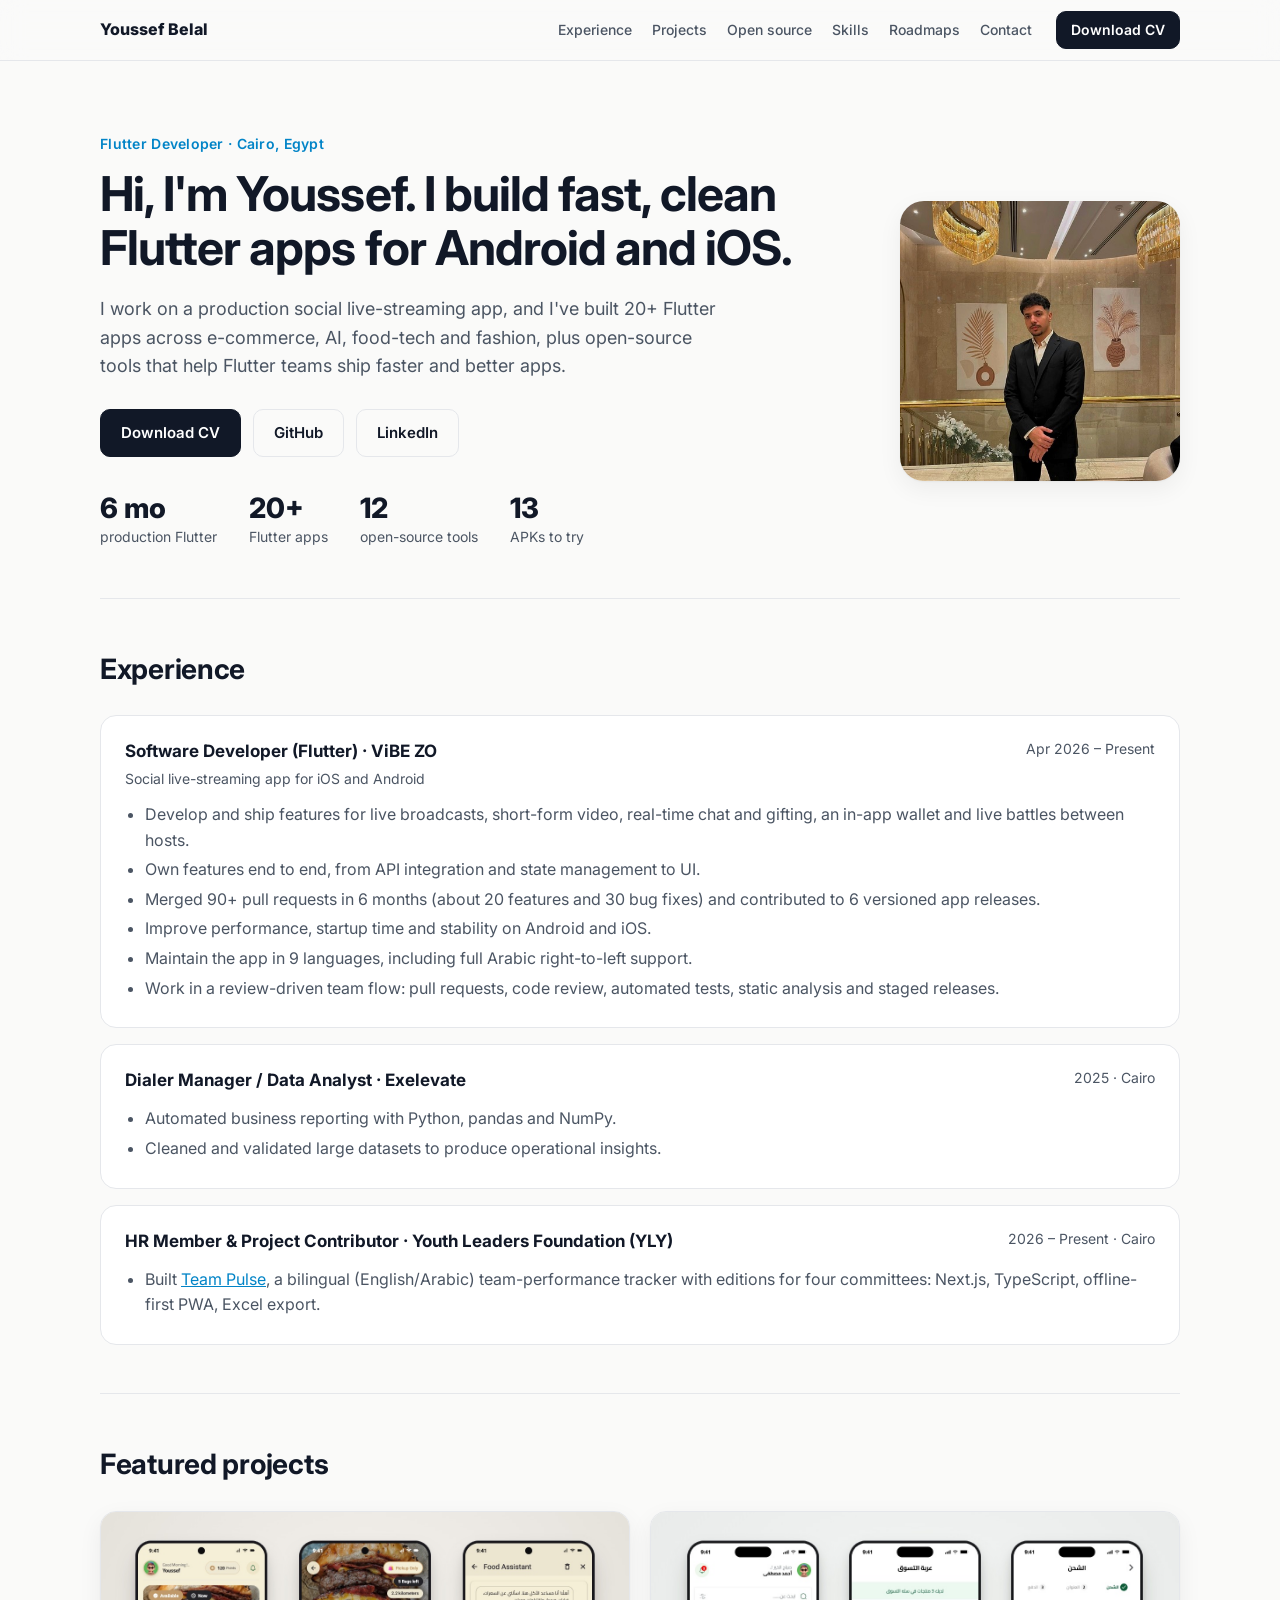
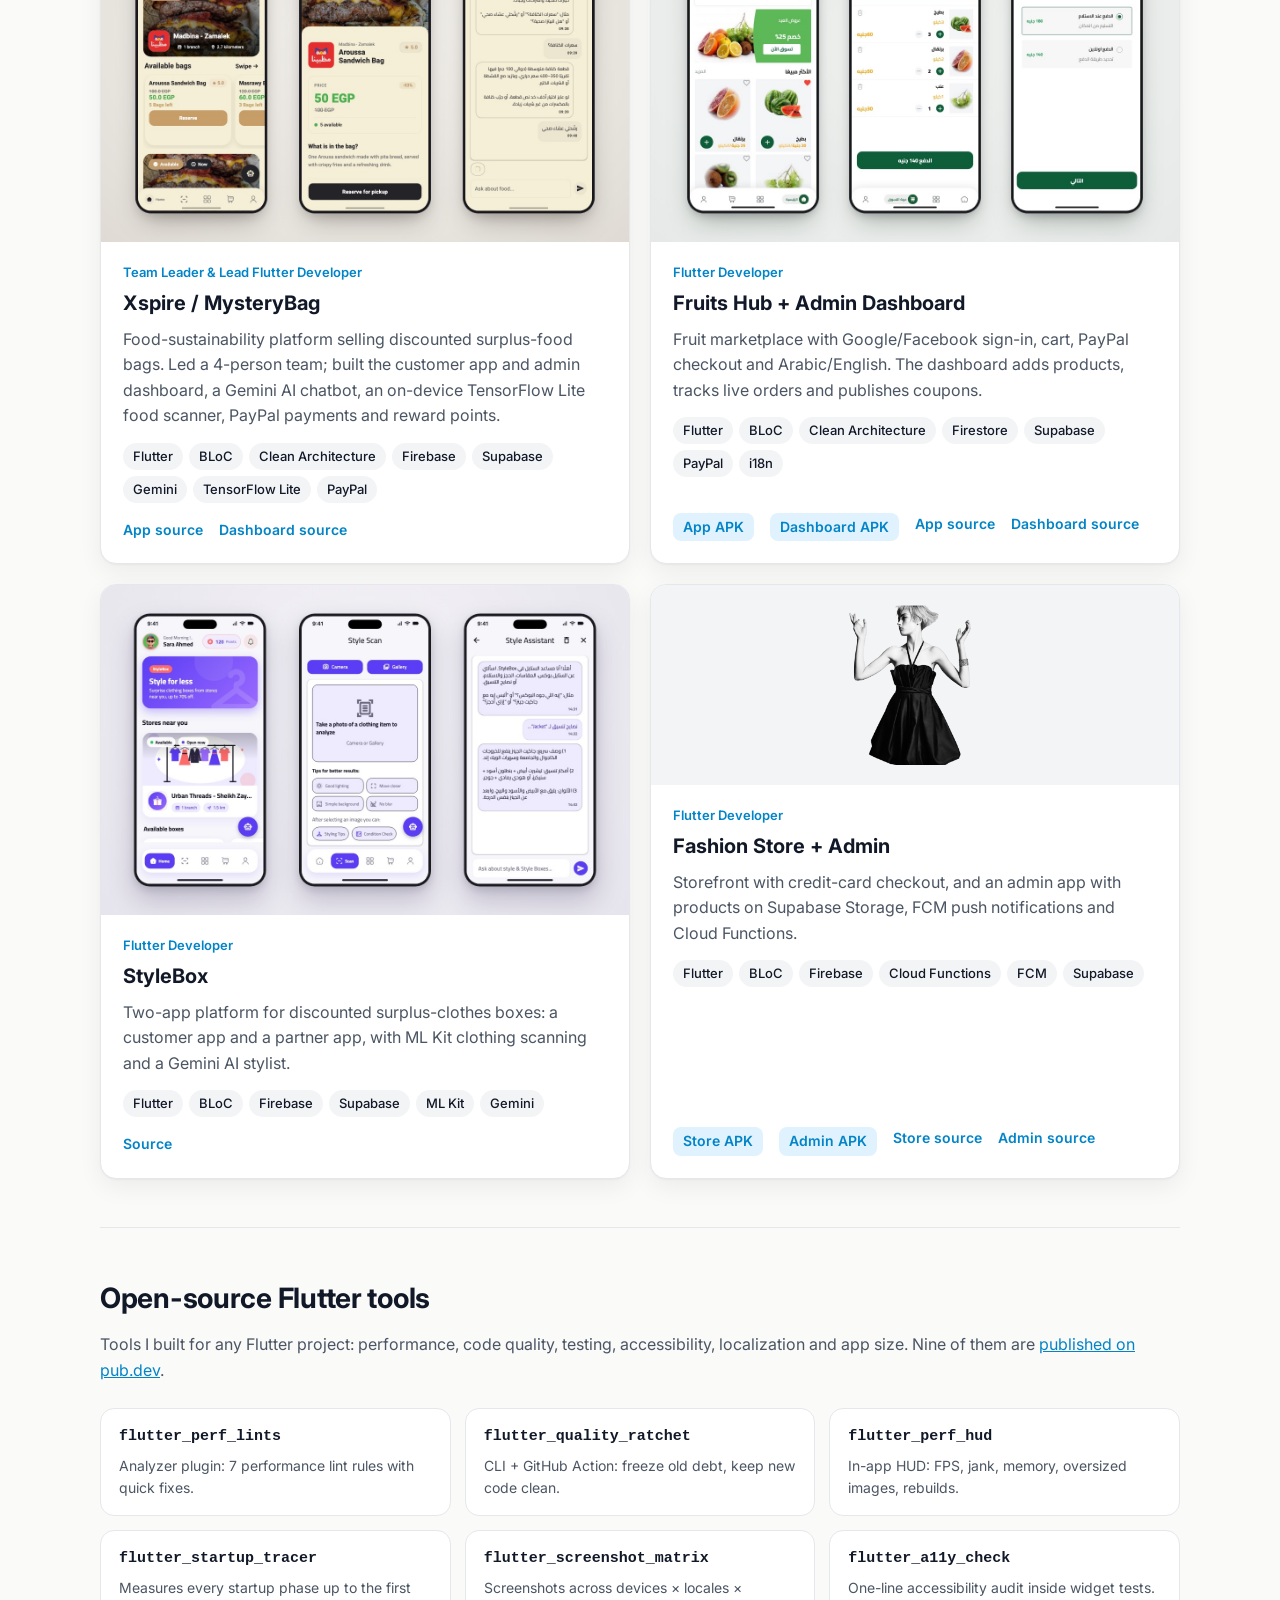
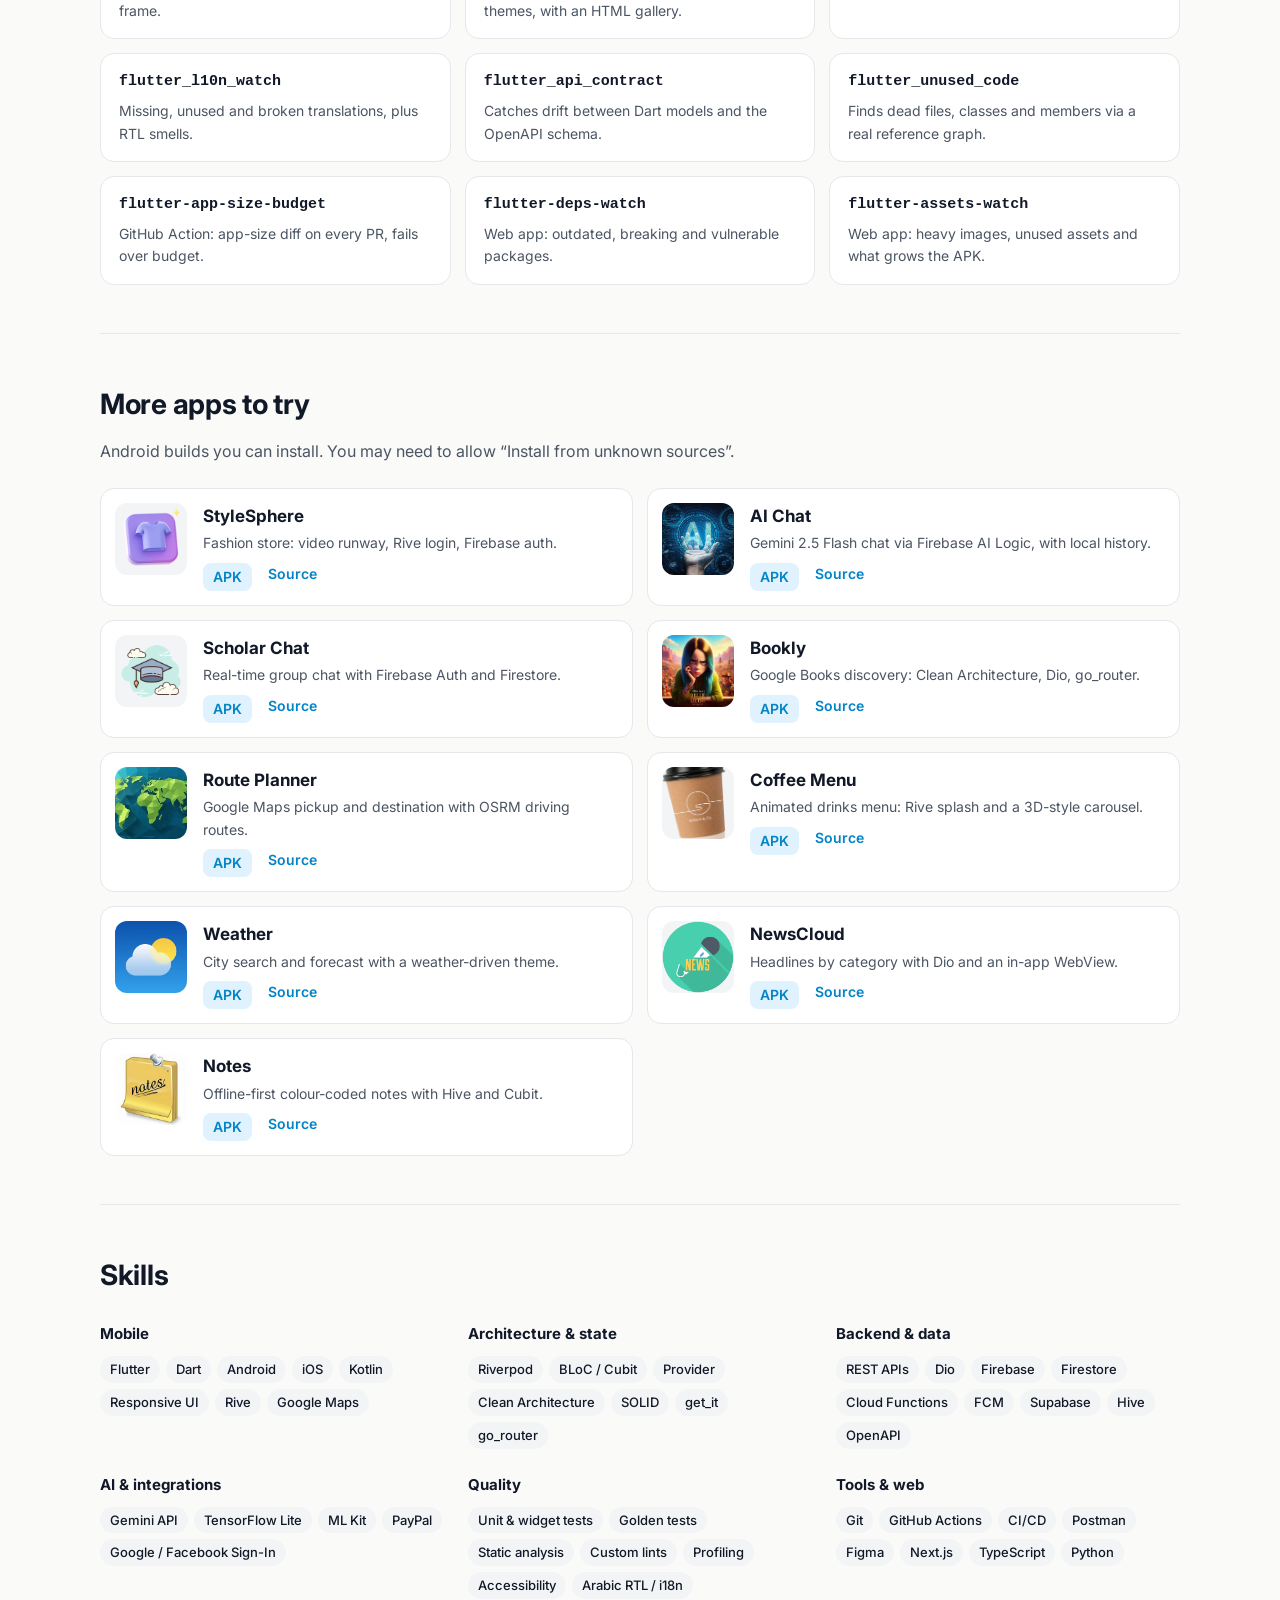
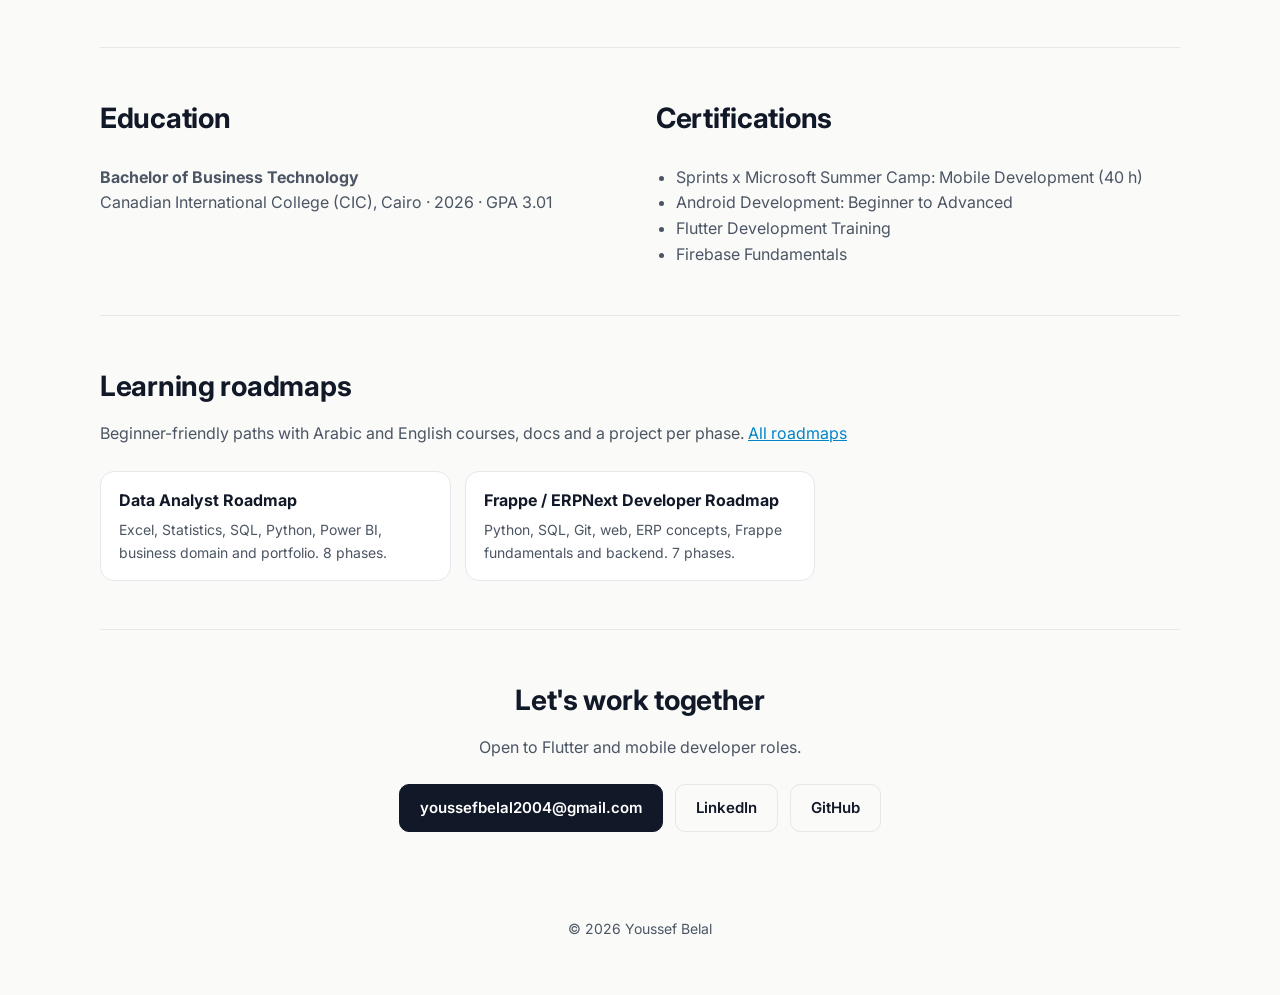
<file: index.html>
<!doctype html>
<html lang="en">
  <head>
    <meta charset="utf-8" />
    <meta name="viewport" content="width=device-width, initial-scale=1" />
    <title>Youssef Belal | Flutter Developer</title>
    <meta
      name="description"
      content="Youssef Belal, Flutter Developer in Cairo. Production experience on a social live-streaming app, 20+ Flutter apps and 12 open-source Flutter developer tools."
    />
    <meta property="og:type" content="website" />
    <meta property="og:title" content="Youssef Belal | Flutter Developer" />
    <meta
      property="og:description"
      content="Flutter apps, open-source developer tools and downloadable Android builds."
    />
    <meta property="og:image" content="https://youssef336.github.io/images/profile.jpg" />
    <link rel="canonical" href="https://youssef336.github.io/" />
    <link rel="icon" href="favicon.svg" type="image/svg+xml" />
    <link rel="preconnect" href="https://fonts.googleapis.com" />
    <link rel="preconnect" href="https://fonts.gstatic.com" crossorigin />
    <link
      href="https://fonts.googleapis.com/css2?family=Inter:wght@400;500;600;700;800&display=swap"
      rel="stylesheet"
    />
    <link rel="stylesheet" href="styles.css" />
  </head>
  <body>
    <header class="site-header">
      <div class="container header-bar">
        <a class="brand" href="#top">Youssef Belal</a>
        <nav class="nav" aria-label="Sections">
          <a href="#experience">Experience</a>
          <a href="#projects">Projects</a>
          <a href="#open-source">Open source</a>
          <a href="#skills">Skills</a>
          <a href="#roadmaps">Roadmaps</a>
          <a href="#contact">Contact</a>
        </nav>
        <a class="btn btn-small" href="cv/Youssef_Belal_CV.pdf" download>Download CV</a>
      </div>
    </header>

    <main id="top">
      <section class="hero container">
        <div class="hero-copy">
          <p class="eyebrow">Flutter Developer · Cairo, Egypt</p>
          <h1>Hi, I'm Youssef. I build fast, clean Flutter apps for Android and iOS.</h1>
          <p class="lead">
            I work on a production social live-streaming app, and I've built 20+ Flutter apps
            across e-commerce, AI, food-tech and fashion, plus open-source tools that help Flutter
            teams ship faster and better apps.
          </p>
          <div class="hero-actions">
            <a class="btn" href="cv/Youssef_Belal_CV.pdf" download>Download CV</a>
            <a class="btn btn-ghost" href="https://github.com/youssef336">GitHub</a>
            <a class="btn btn-ghost" href="https://www.linkedin.com/in/youssef-belal-509385294/"
              >LinkedIn</a
            >
          </div>
          <ul class="stats">
            <li><strong>6 mo</strong><span>production Flutter</span></li>
            <li><strong>20+</strong><span>Flutter apps</span></li>
            <li><strong>12</strong><span>open-source tools</span></li>
            <li><strong>13</strong><span>APKs to try</span></li>
          </ul>
        </div>
        <img class="hero-photo" src="images/profile.jpg" alt="Youssef Belal" />
      </section>

      <section class="section container" id="experience">
        <h2>Experience</h2>
        <div class="timeline">
          <article class="job">
            <div class="job-head">
              <h3>Software Developer (Flutter) · ViBE ZO</h3>
              <span class="when">Apr 2026 – Present</span>
            </div>
            <p class="job-sub">Social live-streaming app for iOS and Android</p>
            <ul>
              <li>
                Develop and ship features for live broadcasts, short-form video, real-time chat and
                gifting, an in-app wallet and live battles between hosts.
              </li>
              <li>Own features end to end, from API integration and state management to UI.</li>
              <li>
                Merged 90+ pull requests in 6 months (about 20 features and 30 bug fixes) and
                contributed to 6 versioned app releases.
              </li>
              <li>Improve performance, startup time and stability on Android and iOS.</li>
              <li>Maintain the app in 9 languages, including full Arabic right-to-left support.</li>
              <li>
                Work in a review-driven team flow: pull requests, code review, automated tests,
                static analysis and staged releases.
              </li>
            </ul>
          </article>
          <article class="job">
            <div class="job-head">
              <h3>Dialer Manager / Data Analyst · Exelevate</h3>
              <span class="when">2025 · Cairo</span>
            </div>
            <ul>
              <li>Automated business reporting with Python, pandas and NumPy.</li>
              <li>Cleaned and validated large datasets to produce operational insights.</li>
            </ul>
          </article>
          <article class="job">
            <div class="job-head">
              <h3>HR Member &amp; Project Contributor · Youth Leaders Foundation (YLY)</h3>
              <span class="when">2026 – Present · Cairo</span>
            </div>
            <ul>
              <li>
                Built <a href="https://github.com/youssef336/YLY-web">Team Pulse</a>, a bilingual
                (English/Arabic) team-performance tracker with editions for four committees:
                Next.js, TypeScript, offline-first PWA, Excel export.
              </li>
            </ul>
          </article>
        </div>
      </section>

      <section class="section container" id="projects">
        <h2>Featured projects</h2>
        <div class="featured">
          <article class="project">
            <img src="images/mysterybag_screens.jpg" alt="MysteryBag app screens: home, bag details, AI food assistant" class="project-img screens" />
            <div class="project-body">
              <p class="role">Team Leader &amp; Lead Flutter Developer</p>
              <h3>Xspire / MysteryBag</h3>
              <p>
                Food-sustainability platform selling discounted surplus-food bags. Led a 4-person
                team; built the customer app and admin dashboard, a Gemini AI chatbot, an on-device
                TensorFlow Lite food scanner, PayPal payments and reward points.
              </p>
              <ul class="tags">
                <li>Flutter</li>
                <li>BLoC</li>
                <li>Clean Architecture</li>
                <li>Firebase</li>
                <li>Supabase</li>
                <li>Gemini</li>
                <li>TensorFlow Lite</li>
                <li>PayPal</li>
              </ul>
              <div class="links">
                <a href="https://github.com/youssef336/CiC_final_project">App source</a>
                <a href="https://github.com/SeifAhmed444/xspire_dashboard">Dashboard source</a>
              </div>
            </div>
          </article>

          <article class="project">
            <img
              src="images/fruitshub_screens.jpg"
              alt="Fruits Hub app screens: home, cart, checkout"
              class="project-img screens"
            />
            <div class="project-body">
              <p class="role">Flutter Developer</p>
              <h3>Fruits Hub + Admin Dashboard</h3>
              <p>
                Fruit marketplace with Google/Facebook sign-in, cart, PayPal checkout and
                Arabic/English. The dashboard adds products, tracks live orders and publishes
                coupons.
              </p>
              <ul class="tags">
                <li>Flutter</li>
                <li>BLoC</li>
                <li>Clean Architecture</li>
                <li>Firestore</li>
                <li>Supabase</li>
                <li>PayPal</li>
                <li>i18n</li>
              </ul>
              <div class="links">
                <a class="apk" href="https://github.com/youssef336/portfolio/releases/download/apps/Fruits_Hub.apk">App APK</a>
                <a class="apk" href="https://github.com/youssef336/portfolio/releases/download/apps/fruits_hub_dashboard.apk">Dashboard APK</a>
                <a href="https://github.com/youssef336/Fruits_Hub">App source</a>
                <a href="https://github.com/youssef336/fruits_hub_dashboard">Dashboard source</a>
              </div>
            </div>
          </article>

          <article class="project">
            <img src="images/stylebox_screens.jpg" alt="StyleBox app screens: home, style scan, AI stylist" class="project-img screens" />
            <div class="project-body">
              <p class="role">Flutter Developer</p>
              <h3>StyleBox</h3>
              <p>
                Two-app platform for discounted surplus-clothes boxes: a customer app and a partner
                app, with ML Kit clothing scanning and a Gemini AI stylist.
              </p>
              <ul class="tags">
                <li>Flutter</li>
                <li>BLoC</li>
                <li>Firebase</li>
                <li>Supabase</li>
                <li>ML Kit</li>
                <li>Gemini</li>
              </ul>
              <div class="links">
                <a href="https://github.com/youssef336/stylebox">Source</a>
              </div>
            </div>
          </article>

          <article class="project">
            <img
              src="images/fashion_dashboard.png"
              alt="Fashion admin app"
              class="project-img contain"
            />
            <div class="project-body">
              <p class="role">Flutter Developer</p>
              <h3>Fashion Store + Admin</h3>
              <p>
                Storefront with credit-card checkout, and an admin app with products on Supabase
                Storage, FCM push notifications and Cloud Functions.
              </p>
              <ul class="tags">
                <li>Flutter</li>
                <li>BLoC</li>
                <li>Firebase</li>
                <li>Cloud Functions</li>
                <li>FCM</li>
                <li>Supabase</li>
              </ul>
              <div class="links">
                <a class="apk" href="https://github.com/youssef336/portfolio/releases/download/apps/fashion_app.apk">Store APK</a>
                <a class="apk" href="https://github.com/youssef336/portfolio/releases/download/apps/fashion_dashboard.apk">Admin APK</a>
                <a href="https://github.com/youssef336/fashion_app">Store source</a>
                <a href="https://github.com/youssef336/fashion_dashboard">Admin source</a>
              </div>
            </div>
          </article>
        </div>
      </section>

      <section class="section container" id="open-source">
        <h2>Open-source Flutter tools</h2>
        <p class="section-lead">
          Tools I built for any Flutter project: performance, code quality, testing, accessibility,
          localization and app size. Nine of them are
          <a href="https://pub.dev/packages/flutter_quality_ratchet">published on pub.dev</a>.
        </p>
        <div class="tools">
          <a class="tool" href="https://pub.dev/packages/flutter_perf_lints">
            <h3>flutter_perf_lints</h3>
            <p>Analyzer plugin: 7 performance lint rules with quick fixes.</p>
          </a>
          <a class="tool" href="https://pub.dev/packages/flutter_quality_ratchet">
            <h3>flutter_quality_ratchet</h3>
            <p>CLI + GitHub Action: freeze old debt, keep new code clean.</p>
          </a>
          <a class="tool" href="https://pub.dev/packages/flutter_perf_hud">
            <h3>flutter_perf_hud</h3>
            <p>In-app HUD: FPS, jank, memory, oversized images, rebuilds.</p>
          </a>
          <a class="tool" href="https://pub.dev/packages/flutter_startup_tracer">
            <h3>flutter_startup_tracer</h3>
            <p>Measures every startup phase up to the first frame.</p>
          </a>
          <a class="tool" href="https://pub.dev/packages/flutter_screenshot_matrix">
            <h3>flutter_screenshot_matrix</h3>
            <p>Screenshots across devices × locales × themes, with an HTML gallery.</p>
          </a>
          <a class="tool" href="https://pub.dev/packages/flutter_a11y_check">
            <h3>flutter_a11y_check</h3>
            <p>One-line accessibility audit inside widget tests.</p>
          </a>
          <a class="tool" href="https://pub.dev/packages/flutter_l10n_watch">
            <h3>flutter_l10n_watch</h3>
            <p>Missing, unused and broken translations, plus RTL smells.</p>
          </a>
          <a class="tool" href="https://pub.dev/packages/flutter_api_contract">
            <h3>flutter_api_contract</h3>
            <p>Catches drift between Dart models and the OpenAPI schema.</p>
          </a>
          <a class="tool" href="https://pub.dev/packages/flutter_unused_code">
            <h3>flutter_unused_code</h3>
            <p>Finds dead files, classes and members via a real reference graph.</p>
          </a>
          <a class="tool" href="https://github.com/youssef336/flutter-app-size-budget">
            <h3>flutter-app-size-budget</h3>
            <p>GitHub Action: app-size diff on every PR, fails over budget.</p>
          </a>
          <a class="tool" href="https://youssef336.github.io/flutter-deps-watch/">
            <h3>flutter-deps-watch</h3>
            <p>Web app: outdated, breaking and vulnerable packages.</p>
          </a>
          <a class="tool" href="https://youssef336.github.io/flutter-assets-watch/">
            <h3>flutter-assets-watch</h3>
            <p>Web app: heavy images, unused assets and what grows the APK.</p>
          </a>
        </div>
      </section>

      <section class="section container" id="apps">
        <h2>More apps to try</h2>
        <p class="section-lead">
          Android builds you can install. You may need to allow “Install from unknown sources”.
        </p>
        <div class="apps">
          <article class="app">
            <img src="images/StyleSphere.png" alt="" />
            <div>
              <h3>StyleSphere</h3>
              <p>Fashion store: video runway, Rive login, Firebase auth.</p>
              <div class="links">
                <a class="apk" href="https://github.com/youssef336/portfolio/releases/download/apps/StyleSphere.apk">APK</a>
                <a href="https://github.com/youssef336/StyleSphere">Source</a>
              </div>
            </div>
          </article>
          <article class="app">
            <img src="images/AI_chatgpt.png" alt="" />
            <div>
              <h3>AI Chat</h3>
              <p>Gemini 2.5 Flash chat via Firebase AI Logic, with local history.</p>
              <div class="links">
                <a class="apk" href="https://github.com/youssef336/portfolio/releases/download/apps/AI_chatgpt.apk">APK</a>
                <a href="https://github.com/youssef336/AI_chatgpt">Source</a>
              </div>
            </div>
          </article>
          <article class="app">
            <img src="images/Chat_app.png" alt="" />
            <div>
              <h3>Scholar Chat</h3>
              <p>Real-time group chat with Firebase Auth and Firestore.</p>
              <div class="links">
                <a class="apk" href="https://github.com/youssef336/portfolio/releases/download/apps/Chat_app.apk">APK</a>
                <a href="https://github.com/youssef336/Chat_app">Source</a>
              </div>
            </div>
          </article>
          <article class="app">
            <img src="images/Bookly_app.png" alt="" />
            <div>
              <h3>Bookly</h3>
              <p>Google Books discovery: Clean Architecture, Dio, go_router.</p>
              <div class="links">
                <a class="apk" href="https://github.com/youssef336/portfolio/releases/download/apps/Bookly_app.apk">APK</a>
                <a href="https://github.com/youssef336/Bookly_app">Source</a>
              </div>
            </div>
          </article>
          <article class="app">
            <img src="images/Map.png" alt="" />
            <div>
              <h3>Route Planner</h3>
              <p>Google Maps pickup and destination with OSRM driving routes.</p>
              <div class="links">
                <a class="apk" href="https://github.com/youssef336/portfolio/releases/download/apps/Map.apk">APK</a>
                <a href="https://github.com/youssef336/Map">Source</a>
              </div>
            </div>
          </article>
          <article class="app">
            <img src="images/Coffee_app.png" alt="" />
            <div>
              <h3>Coffee Menu</h3>
              <p>Animated drinks menu: Rive splash and a 3D-style carousel.</p>
              <div class="links">
                <a class="apk" href="https://github.com/youssef336/portfolio/releases/download/apps/Coffee_app.apk">APK</a>
                <a href="https://github.com/youssef336/Coffee_app">Source</a>
              </div>
            </div>
          </article>
          <article class="app">
            <img src="images/weather.png" alt="" />
            <div>
              <h3>Weather</h3>
              <p>City search and forecast with a weather-driven theme.</p>
              <div class="links">
                <a class="apk" href="https://github.com/youssef336/portfolio/releases/download/apps/weather_app.apk">APK</a>
                <a href="https://github.com/youssef336/Weather_app">Source</a>
              </div>
            </div>
          </article>
          <article class="app">
            <img src="images/news_app.png" alt="" />
            <div>
              <h3>NewsCloud</h3>
              <p>Headlines by category with Dio and an in-app WebView.</p>
              <div class="links">
                <a class="apk" href="https://github.com/youssef336/portfolio/releases/download/apps/news_app.apk">APK</a>
                <a href="https://github.com/youssef336/news_app">Source</a>
              </div>
            </div>
          </article>
          <article class="app">
            <img src="images/notes_app.png" alt="" />
            <div>
              <h3>Notes</h3>
              <p>Offline-first colour-coded notes with Hive and Cubit.</p>
              <div class="links">
                <a class="apk" href="https://github.com/youssef336/portfolio/releases/download/apps/notes_app.apk">APK</a>
                <a href="https://github.com/youssef336/notes_app">Source</a>
              </div>
            </div>
          </article>
        </div>
      </section>

      <section class="section container" id="skills">
        <h2>Skills</h2>
        <div class="skills">
          <div>
            <h3>Mobile</h3>
            <ul class="tags">
              <li>Flutter</li>
              <li>Dart</li>
              <li>Android</li>
              <li>iOS</li>
              <li>Kotlin</li>
              <li>Responsive UI</li>
              <li>Rive</li>
              <li>Google Maps</li>
            </ul>
          </div>
          <div>
            <h3>Architecture &amp; state</h3>
            <ul class="tags">
              <li>Riverpod</li>
              <li>BLoC / Cubit</li>
              <li>Provider</li>
              <li>Clean Architecture</li>
              <li>SOLID</li>
              <li>get_it</li>
              <li>go_router</li>
            </ul>
          </div>
          <div>
            <h3>Backend &amp; data</h3>
            <ul class="tags">
              <li>REST APIs</li>
              <li>Dio</li>
              <li>Firebase</li>
              <li>Firestore</li>
              <li>Cloud Functions</li>
              <li>FCM</li>
              <li>Supabase</li>
              <li>Hive</li>
              <li>OpenAPI</li>
            </ul>
          </div>
          <div>
            <h3>AI &amp; integrations</h3>
            <ul class="tags">
              <li>Gemini API</li>
              <li>TensorFlow Lite</li>
              <li>ML Kit</li>
              <li>PayPal</li>
              <li>Google / Facebook Sign-In</li>
            </ul>
          </div>
          <div>
            <h3>Quality</h3>
            <ul class="tags">
              <li>Unit &amp; widget tests</li>
              <li>Golden tests</li>
              <li>Static analysis</li>
              <li>Custom lints</li>
              <li>Profiling</li>
              <li>Accessibility</li>
              <li>Arabic RTL / i18n</li>
            </ul>
          </div>
          <div>
            <h3>Tools &amp; web</h3>
            <ul class="tags">
              <li>Git</li>
              <li>GitHub Actions</li>
              <li>CI/CD</li>
              <li>Postman</li>
              <li>Figma</li>
              <li>Next.js</li>
              <li>TypeScript</li>
              <li>Python</li>
            </ul>
          </div>
        </div>
      </section>

      <section class="section container two-col" id="education">
        <div>
          <h2>Education</h2>
          <p>
            <strong>Bachelor of Business Technology</strong><br />
            Canadian International College (CIC), Cairo · 2026 · GPA 3.01
          </p>
        </div>
        <div>
          <h2>Certifications</h2>
          <ul class="plain">
            <li>Sprints x Microsoft Summer Camp: Mobile Development (40 h)</li>
            <li>Android Development: Beginner to Advanced</li>
            <li>Flutter Development Training</li>
            <li>Firebase Fundamentals</li>
          </ul>
        </div>
      </section>

      <section class="section container roadmaps" id="roadmaps">
        <h2>Learning roadmaps</h2>
        <p class="section-lead">
          Beginner-friendly paths with Arabic and English courses, docs and a project per phase.
          <a href="roadmaps/">All roadmaps</a>
        </p>
        <div class="tools">
          <a class="tool" href="https://data-analysis-roadmap.youssef336.workers.dev/">
            <h3>Data Analyst Roadmap</h3>
            <p>Excel, Statistics, SQL, Python, Power BI, business domain and portfolio. 8 phases.</p>
          </a>
          <a class="tool" href="frappe-roadmap/">
            <h3>Frappe / ERPNext Developer Roadmap</h3>
            <p>Python, SQL, Git, web, ERP concepts, Frappe fundamentals and backend. 7 phases.</p>
          </a>
        </div>
      </section>

      <section class="section container contact" id="contact">
        <h2>Let's work together</h2>
        <p class="section-lead">Open to Flutter and mobile developer roles.</p>
        <div class="hero-actions">
          <a class="btn" href="mailto:youssefbelal2004@gmail.com">youssefbelal2004@gmail.com</a>
          <a class="btn btn-ghost" href="https://www.linkedin.com/in/youssef-belal-509385294/"
            >LinkedIn</a
          >
          <a class="btn btn-ghost" href="https://github.com/youssef336">GitHub</a>
        </div>
      </section>
    </main>

    <footer class="site-footer container">
      <p>© 2026 Youssef Belal</p>
    </footer>
  </body>
</html>
</file>
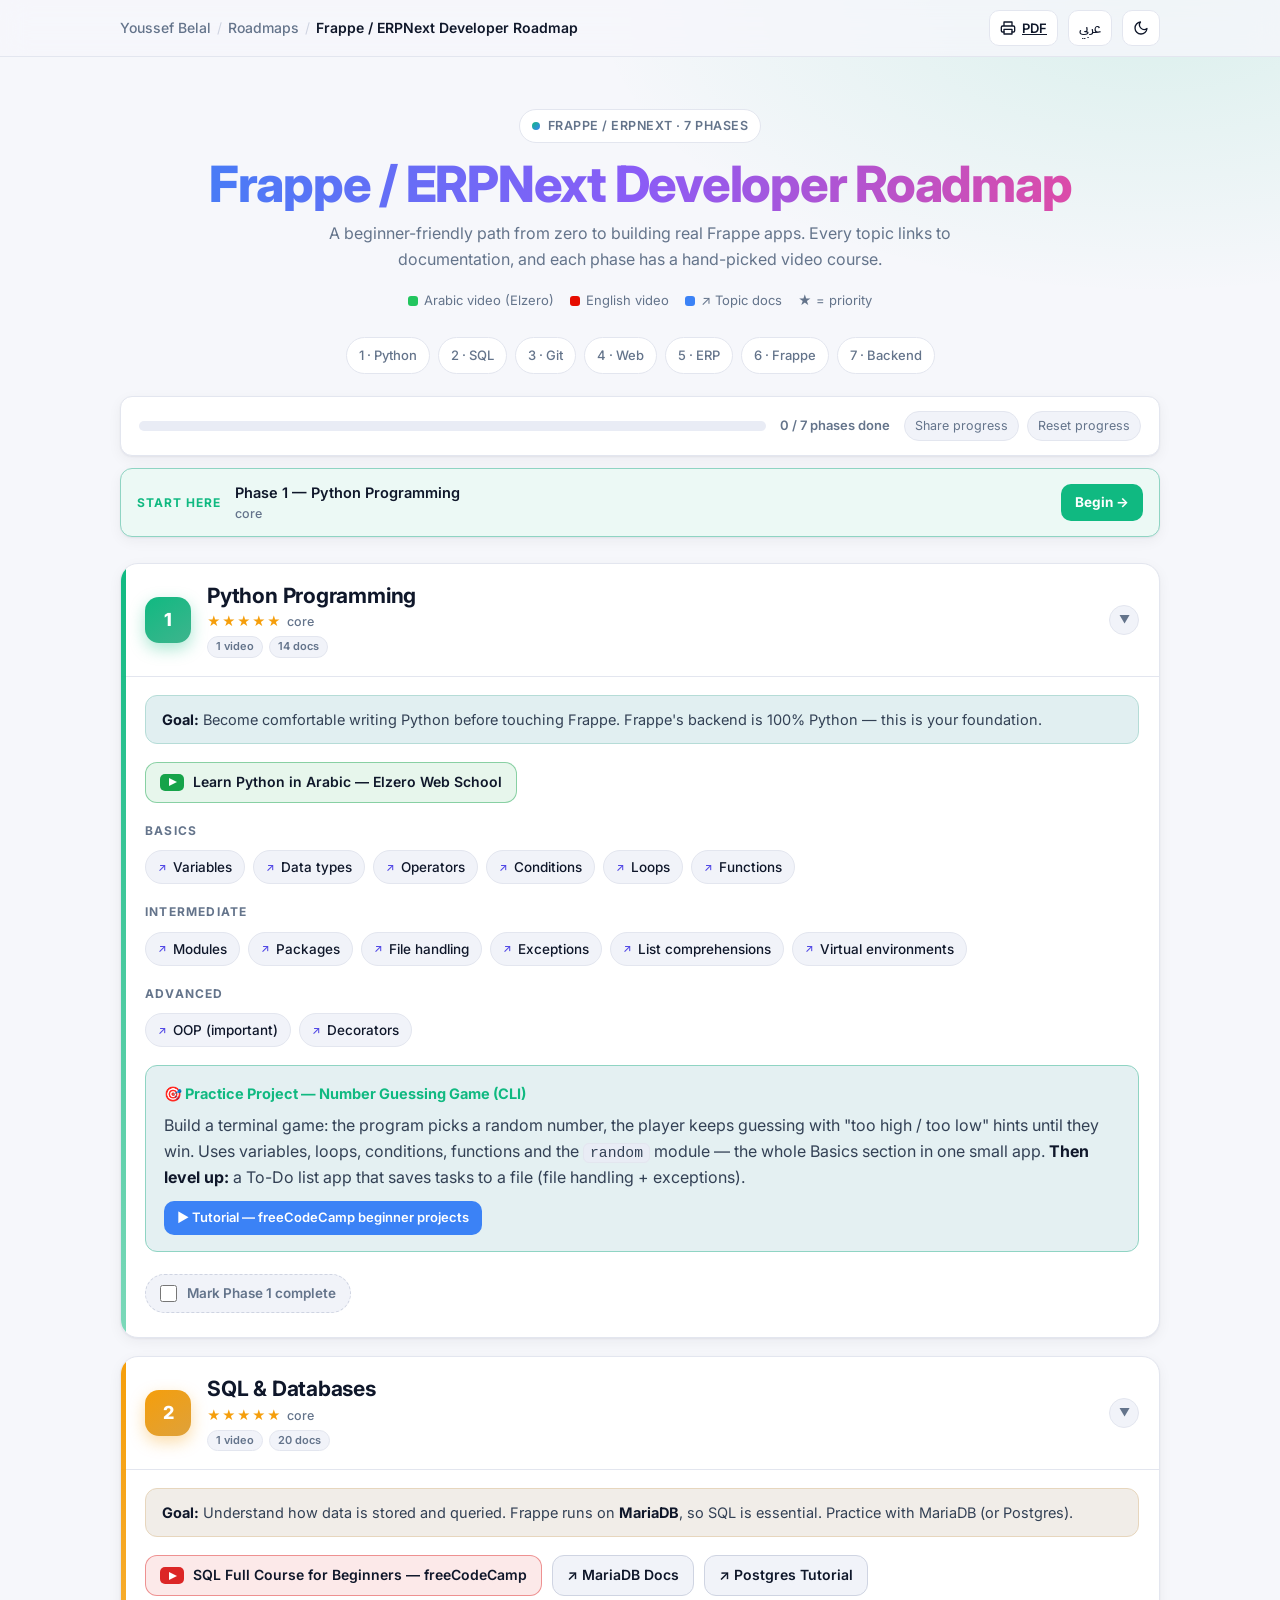
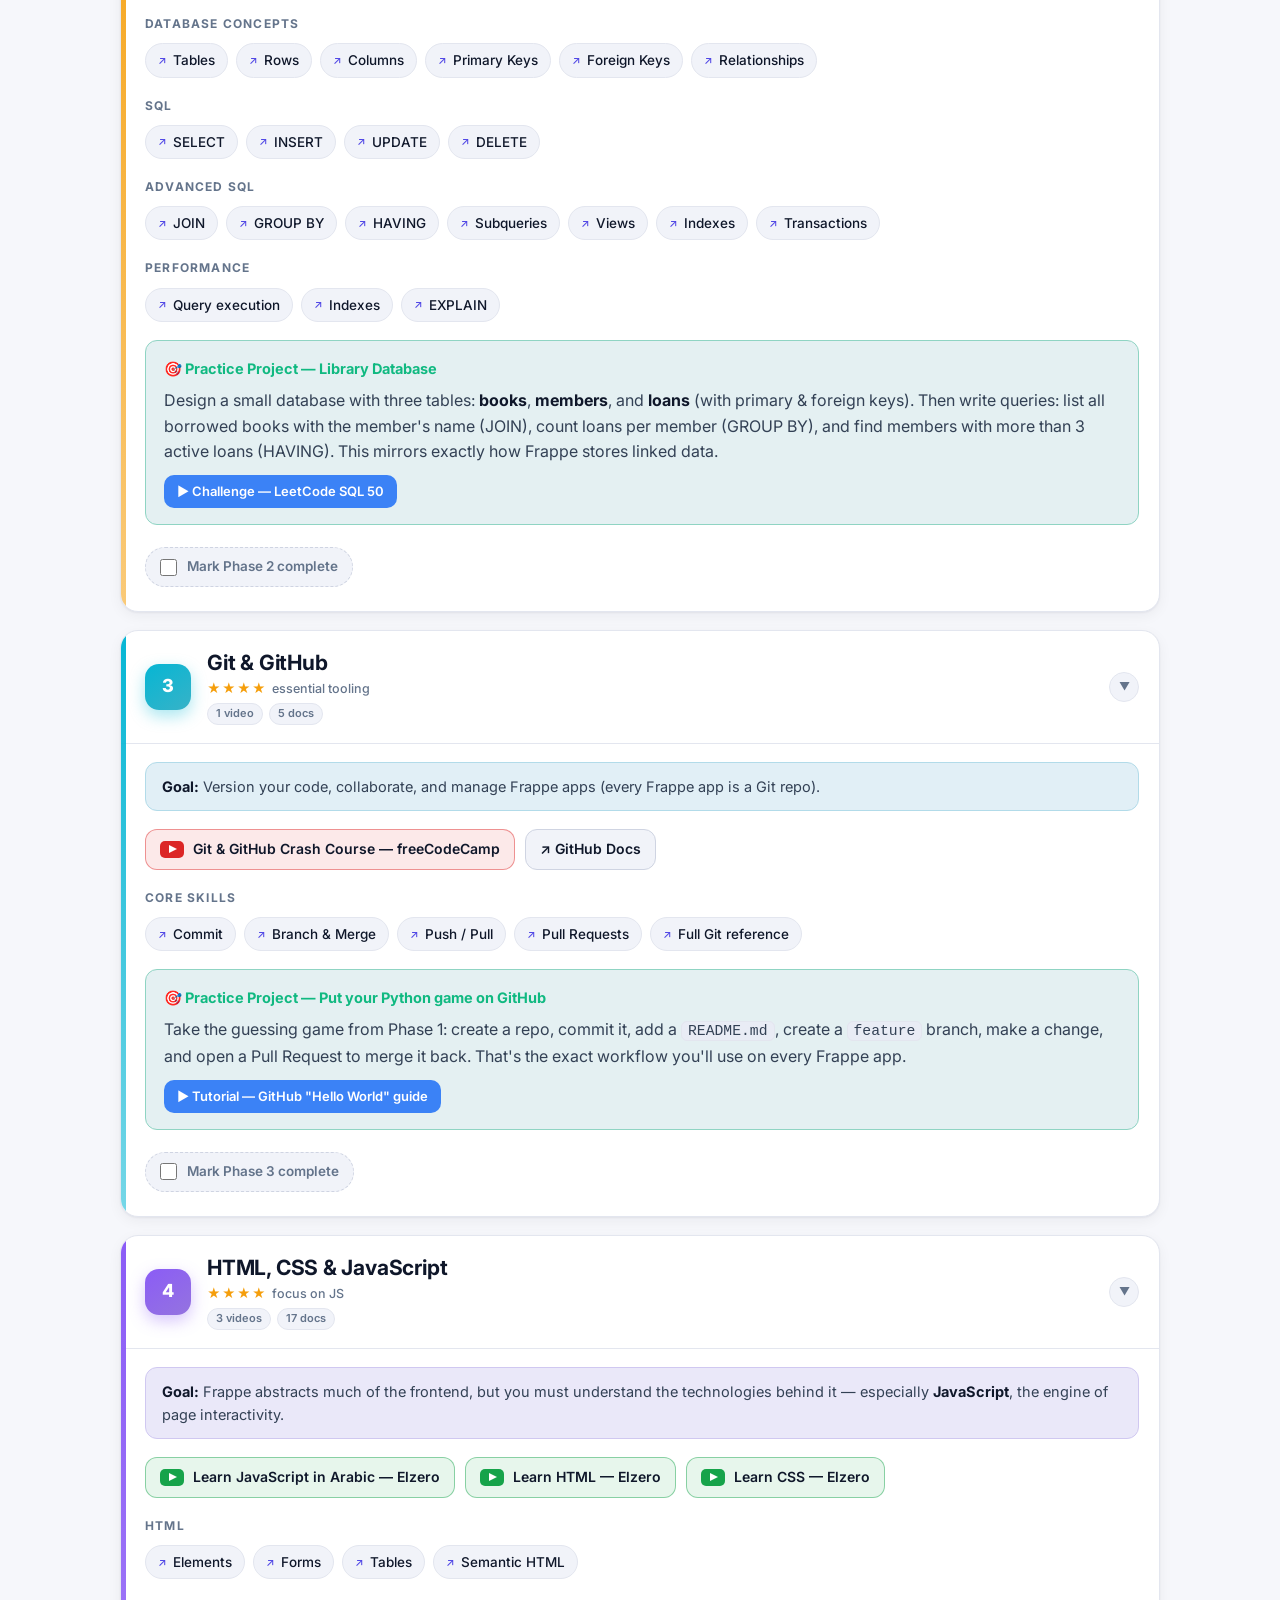
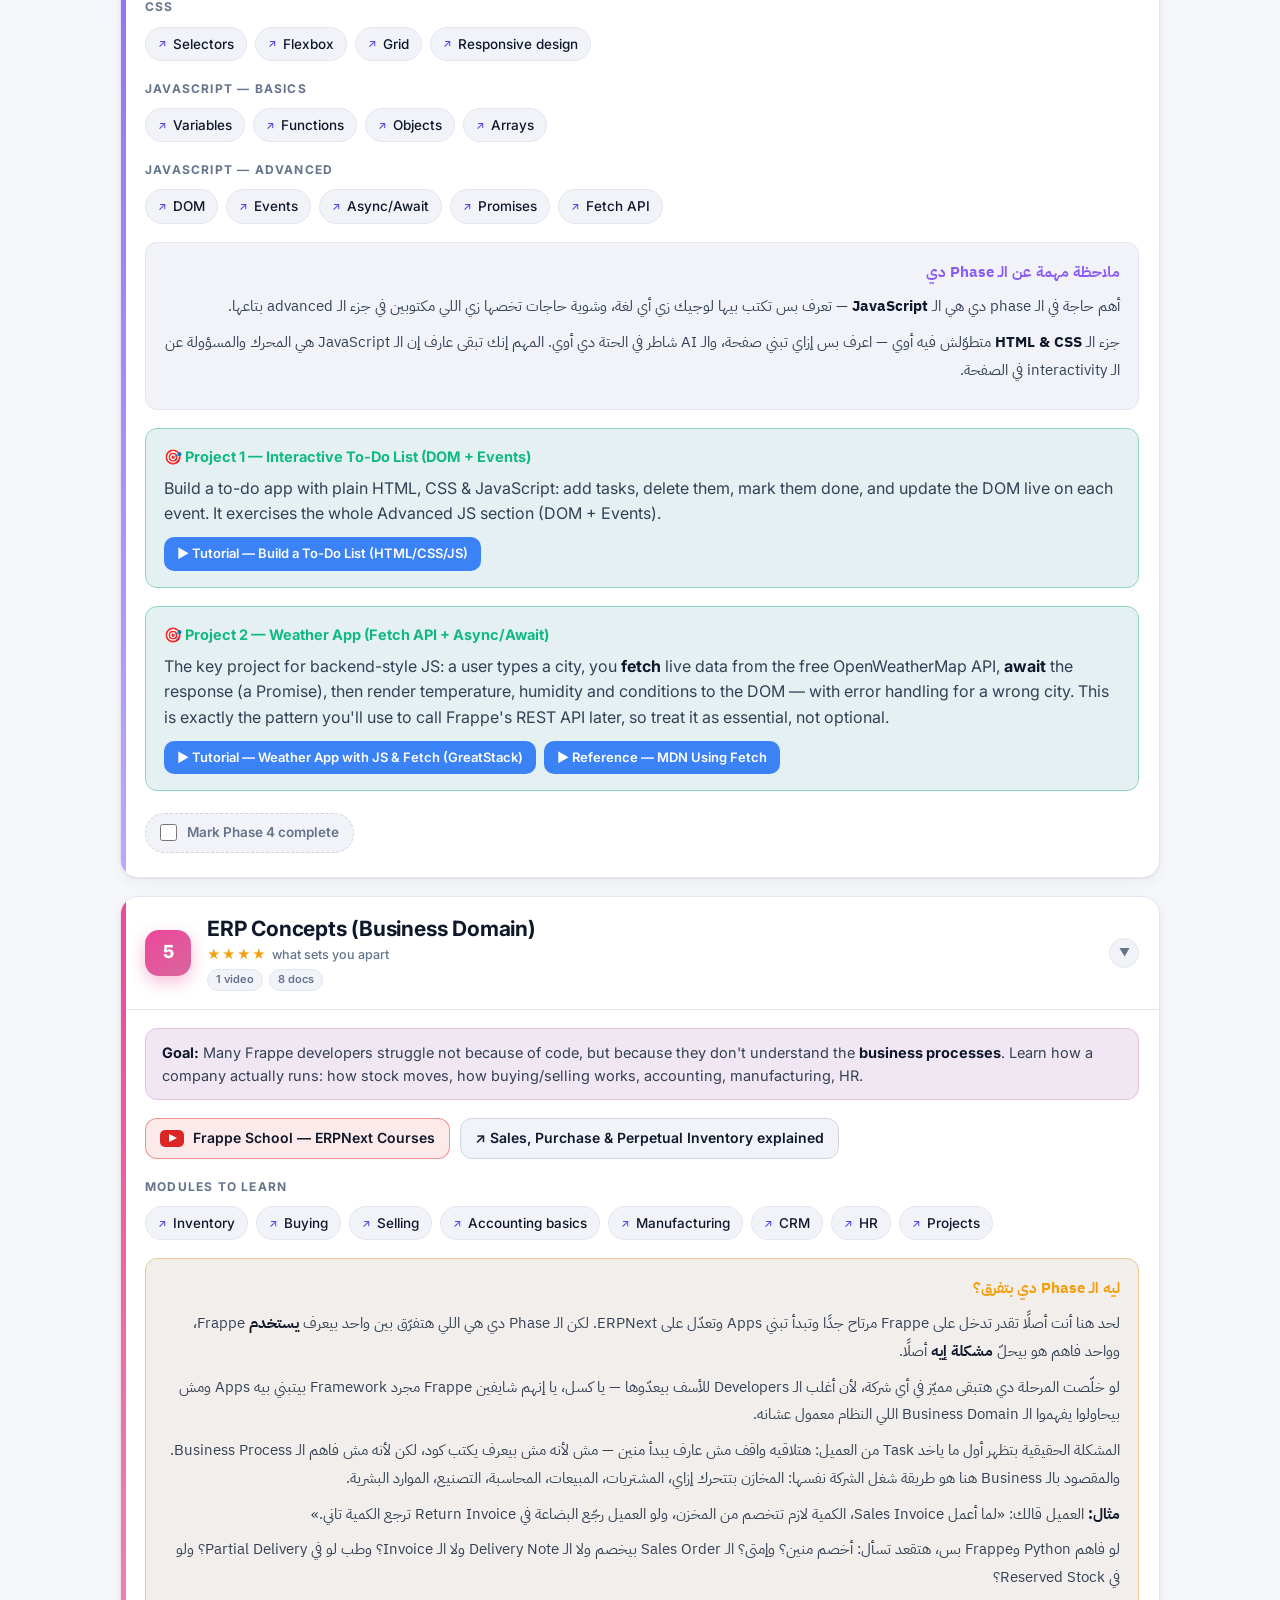
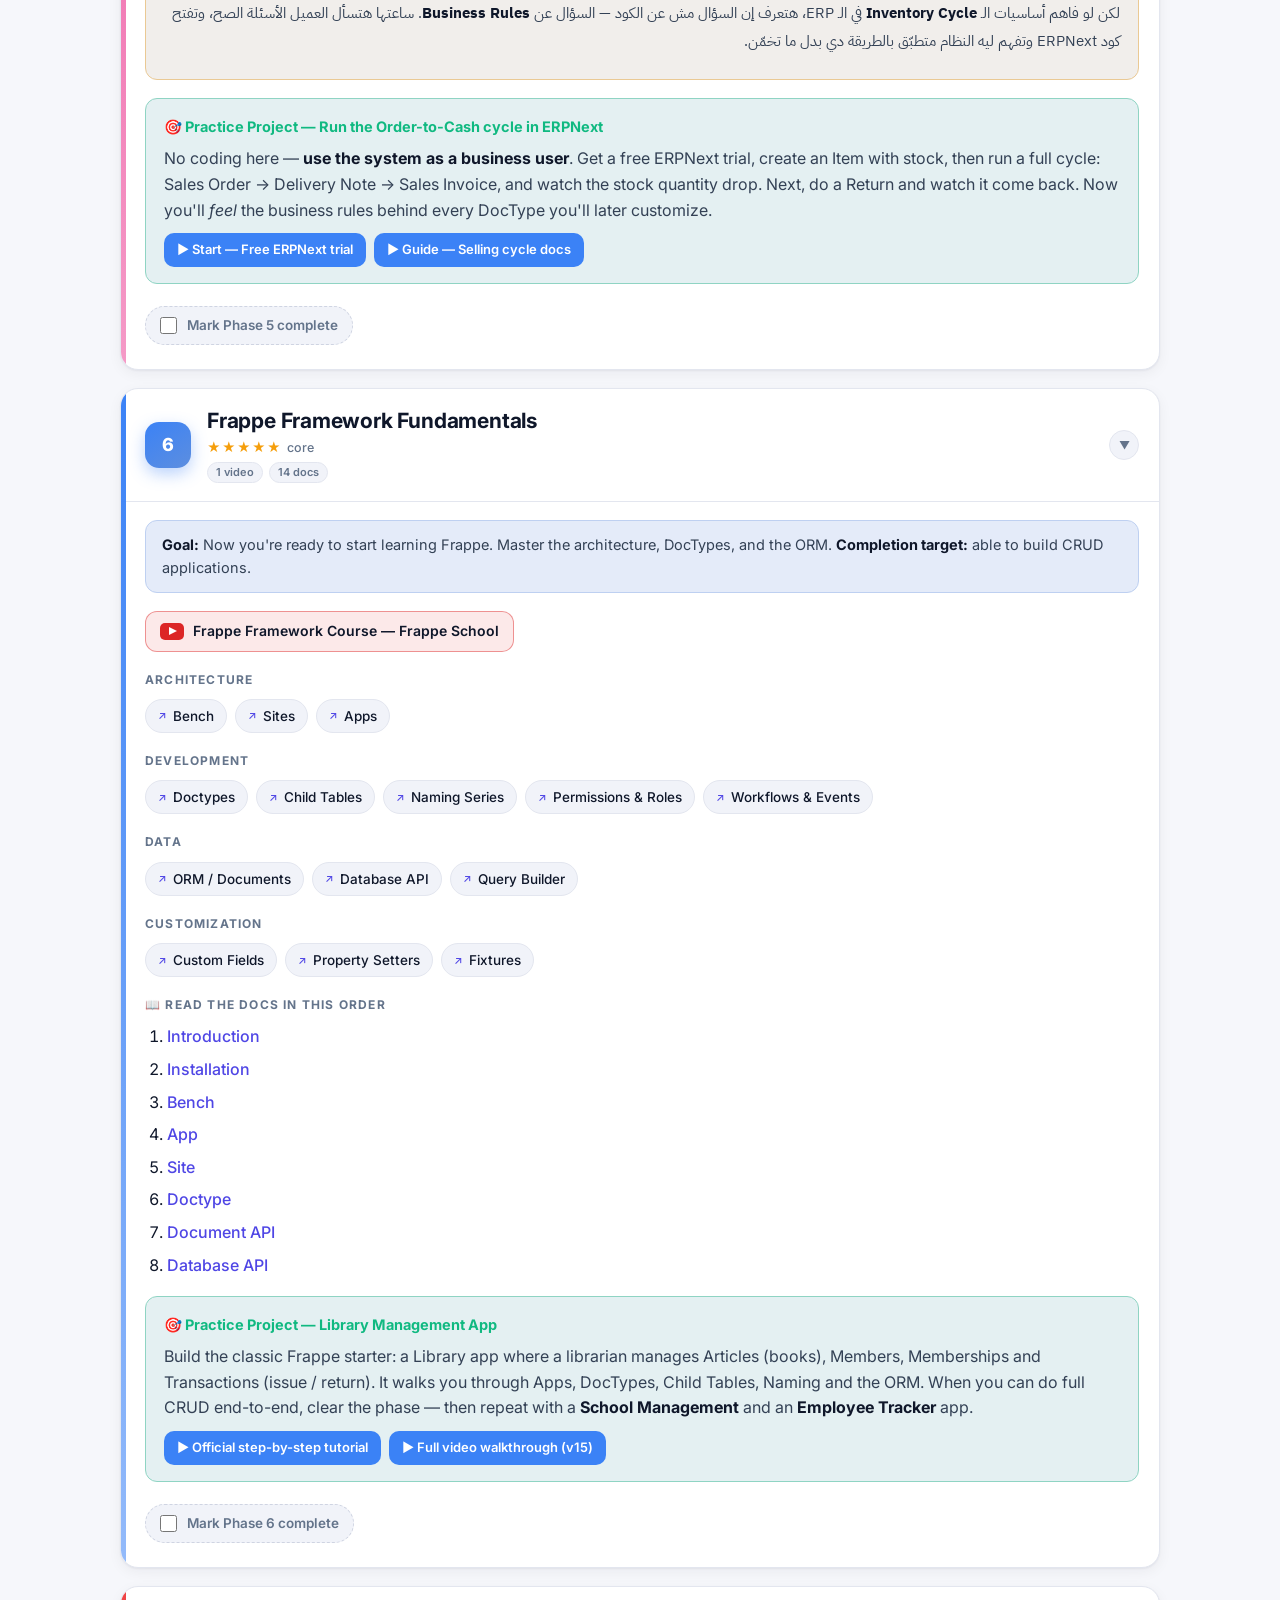
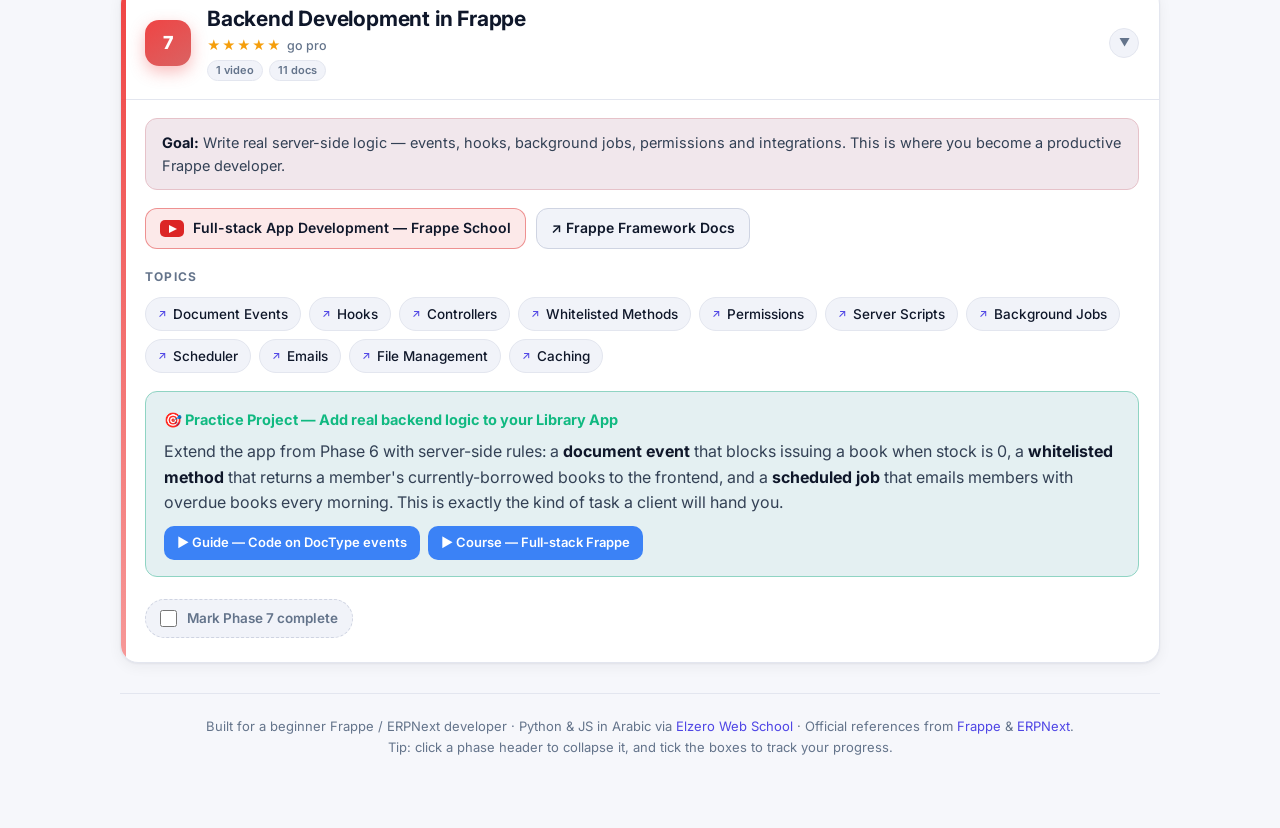
<file: frappe-roadmap/index.html>
<!DOCTYPE html>
<html lang="en">

<head>
  <meta charset="UTF-8">
  <meta name="viewport" content="width=device-width, initial-scale=1.0">
  <title>Frappe / ERPNext Developer Roadmap | Youssef Belal</title>
  <meta name="description" content="From zero to building real Frappe apps: Python, SQL, Git, Web basics, ERP concepts, Frappe Framework fundamentals and backend development. Every topic links to documentation, with a video course and project per phase.">
  <meta name="theme-color" content="#f6f7fb" media="(prefers-color-scheme: light)">
  <meta name="theme-color" content="#0b0f17" media="(prefers-color-scheme: dark)">
  <link rel="canonical" href="https://youssef336.github.io/frappe-roadmap/">
  <link rel="icon" href="/favicon.svg" type="image/svg+xml">
  <meta property="og:type" content="website">
  <meta property="og:site_name" content="Youssef Belal">
  <meta property="og:title" content="Frappe / ERPNext Developer Roadmap | Youssef Belal">
  <meta property="og:description" content="From zero to building real Frappe apps: Python, SQL, Git, Web basics, ERP concepts, Frappe Framework fundamentals and backend development. Every topic links to documentation, with a video course and project per phase.">
  <meta property="og:url" content="https://youssef336.github.io/frappe-roadmap/">
  <meta property="og:image" content="https://youssef336.github.io/frappe-roadmap/og.png">
  <meta property="og:image:width" content="1200">
  <meta property="og:image:height" content="630">
  <meta property="og:locale" content="en_US">
  <meta property="og:locale:alternate" content="ar_EG">
  <meta name="twitter:card" content="summary_large_image">
  <meta name="twitter:title" content="Frappe / ERPNext Developer Roadmap | Youssef Belal">
  <meta name="twitter:description" content="From zero to building real Frappe apps: Python, SQL, Git, Web basics, ERP concepts, Frappe Framework fundamentals and backend development. Every topic links to documentation, with a video course and project per phase.">
  <meta name="twitter:image" content="https://youssef336.github.io/frappe-roadmap/og.png">
  <link rel="preconnect" href="https://fonts.googleapis.com">
  <link rel="preconnect" href="https://fonts.gstatic.com" crossorigin>
  <link href="https://fonts.googleapis.com/css2?family=Inter:wght@400;500;600;700;800&family=IBM+Plex+Sans+Arabic:wght@400;500;600;700&display=swap" rel="stylesheet">
  <link rel="stylesheet" href="/roadmaps/assets/roadmap.css">
  <script>
    // Apply the saved theme before first paint to avoid a flash.
    try { var t = JSON.parse(localStorage.getItem('roadmap-theme')); if (t === 'dark' || t === 'light') document.documentElement.setAttribute('data-theme', t); } catch (e) { }
  </script>
</head>
<body data-progress-key="frappe-roadmap-progress">
  <div class="topbar">
    <div class="topbar-in">
      <nav class="crumbs" aria-label="Breadcrumb">
        <a href="/">Youssef Belal</a><span class="sep">/</span>
        <a href="/roadmaps/">Roadmaps</a><span class="sep hide-sm">/</span>
        <span class="here hide-sm">Frappe / ERPNext Developer Roadmap</span>
      </nav>
      <a class="iconbtn" href="javascript:window.print()" title="Print / Save as PDF" aria-label="Print or save as PDF">
        <svg viewBox="0 0 24 24" fill="none" stroke="currentColor" stroke-width="2" stroke-linecap="round" stroke-linejoin="round" aria-hidden="true"><path d="M6 9V3h12v6M6 18H4a2 2 0 0 1-2-2v-5a2 2 0 0 1 2-2h16a2 2 0 0 1 2 2v5a2 2 0 0 1-2 2h-2"/><rect x="6" y="14" width="12" height="7"/></svg>
        <span class="hide-sm">PDF</span>
      </a>
      <button class="iconbtn" id="lang" type="button" title="Switch phase titles between English and Arabic" aria-label="Switch phase titles between English and Arabic" aria-pressed="false">عربي</button>
      <button class="iconbtn" id="theme" type="button" title="Toggle light / dark theme" aria-label="Toggle light or dark theme">
        <svg class="ico-moon" viewBox="0 0 24 24" fill="none" stroke="currentColor" stroke-width="2" stroke-linecap="round" stroke-linejoin="round" aria-hidden="true"><path d="M21 12.8A9 9 0 1 1 11.2 3a7 7 0 0 0 9.8 9.8z"/></svg>
        <svg class="ico-sun" viewBox="0 0 24 24" fill="none" stroke="currentColor" stroke-width="2" stroke-linecap="round" stroke-linejoin="round" aria-hidden="true"><circle cx="12" cy="12" r="4"/><path d="M12 2v2M12 20v2M4.9 4.9l1.4 1.4M17.7 17.7l1.4 1.4M2 12h2M20 12h2M4.9 19.1l1.4-1.4M17.7 6.3l1.4-1.4"/></svg>
      </button>
    </div>
  </div>
<div class="wrap">
    <header class="top">
      <span class="eyebrow">Frappe / ERPNext · 7 phases</span>
      <h1>Frappe / ERPNext Developer Roadmap</h1>
      <p>A beginner-friendly path from zero to building real Frappe apps. Every topic links to documentation, and each
        phase has a hand-picked video course.</p>
      <div class="legend">
        <span><span class="dot" style="background:#22c55e"></span>Arabic video (Elzero)</span>
        <span><span class="dot" style="background:#e60c00"></span>English video</span>
        <span><span class="dot" style="background:#3b82f6"></span>↗ Topic docs</span>
        <span>★ = priority</span>
      </div>
    </header>

    <div class="anchorlinks">
      <a href="#p1">1 · Python</a><a href="#p2">2 · SQL</a><a href="#p3">3 · Git</a>
      <a href="#p4">4 · Web</a><a href="#p5">5 · ERP</a><a href="#p6">6 · Frappe</a><a href="#p7">7 · Backend</a>
    </div>

    <div class="progwrap">
      <div class="progbar">
        <div class="progfill" id="pf"></div>
      </div>
      <div class="progtxt" id="pt">0 / 7 phases done</div>
      <div class="actions"><a class="reset" id="share" href="#" title="Copy a link that carries your progress">Share progress</a>
      <a class="reset" id="reset" href="#" title="Clear saved progress">Reset progress</a></div>
    </div>

    <!-- PHASE 1 -->
    <section class="phase" id="p1" style="--pc:var(--p1)">
      <div class="phead">
        <div class="pnum">1</div>
        <div class="ptitle">
          <h2>Python Programming</h2>
          <div class="stars">★★★★★ <small>core</small></div>
        </div>
        <div class="chev">▼</div>
      </div>
      <div class="pbody">
        <div class="goal"><b>Goal:</b> Become comfortable writing Python before touching Frappe. Frappe's backend is
          100% Python — this is your foundation.</div>
        <div class="videos">
          <a class="ytbtn ar" href="https://www.youtube.com/playlist?list=PLDoPjvoNmBAyE_gei5d18qkfIe-Z8mocs"
            target="_blank"><span class="yi"></span>Learn Python in Arabic — Elzero Web School</a>
        </div>
        <div class="grp">
          <h3>Basics</h3>
          <div class="chips">
            <a class="chip" href="https://www.w3schools.com/python/python_variables.asp" target="_blank">Variables</a>
            <a class="chip" href="https://www.w3schools.com/python/python_datatypes.asp" target="_blank">Data types</a>
            <a class="chip" href="https://www.w3schools.com/python/python_operators.asp" target="_blank">Operators</a>
            <a class="chip" href="https://www.w3schools.com/python/python_conditions.asp" target="_blank">Conditions</a>
            <a class="chip" href="https://www.w3schools.com/python/python_for_loops.asp" target="_blank">Loops</a>
            <a class="chip" href="https://www.w3schools.com/python/python_functions.asp" target="_blank">Functions</a>
          </div>
        </div>
        <div class="grp">
          <h3>Intermediate</h3>
          <div class="chips">
            <a class="chip" href="https://www.w3schools.com/python/python_modules.asp" target="_blank">Modules</a>
            <a class="chip" href="https://docs.python.org/3/tutorial/modules.html#packages" target="_blank">Packages</a>
            <a class="chip" href="https://www.w3schools.com/python/python_file_handling.asp" target="_blank">File
              handling</a>
            <a class="chip" href="https://www.w3schools.com/python/python_try_except.asp" target="_blank">Exceptions</a>
            <a class="chip" href="https://www.w3schools.com/python/python_lists_comprehension.asp" target="_blank">List
              comprehensions</a>
            <a class="chip" href="https://docs.python.org/3/library/venv.html" target="_blank">Virtual environments</a>
          </div>
        </div>
        <div class="grp">
          <h3>Advanced</h3>
          <div class="chips">
            <a class="chip" href="https://www.w3schools.com/python/python_classes.asp" target="_blank">OOP
              (important)</a>
            <a class="chip" href="https://realpython.com/primer-on-python-decorators/" target="_blank">Decorators</a>
          </div>
        </div>
        <div class="note proj">
          <h4>🎯 Practice Project — Number Guessing Game (CLI)</h4>
          <p>Build a terminal game: the program picks a random number, the player keeps guessing with "too high / too
            low" hints until they win. Uses variables, loops, conditions, functions and the <code>random</code> module —
            the whole Basics section in one small app. <b>Then level up:</b> a To-Do list app that saves tasks to a file
            (file handling + exceptions).</p>
          <div class="tutrow">
            <a class="ptutorial eng" href="https://www.freecodecamp.org/news/python-projects-junior-developers/"
              target="_blank">▶ Tutorial — freeCodeCamp beginner projects</a>
          </div>
        </div>
        <label class="check"><input type="checkbox" data-phase> Mark Phase 1 complete</label>
      </div>
    </section>

    <!-- PHASE 2 -->
    <section class="phase" id="p2" style="--pc:var(--p2)">
      <div class="phead">
        <div class="pnum">2</div>
        <div class="ptitle">
          <h2>SQL &amp; Databases</h2>
          <div class="stars">★★★★★ <small>core</small></div>
        </div>
        <div class="chev">▼</div>
      </div>
      <div class="pbody">
        <div class="goal"><b>Goal:</b> Understand how data is stored and queried. Frappe runs on <b>MariaDB</b>, so SQL
          is essential. Practice with MariaDB (or Postgres).</div>
        <div class="videos">
          <a class="ytbtn" href="https://www.youtube.com/watch?v=HXV3zeQKqGY" target="_blank"><span
              class="yi"></span>SQL Full Course for Beginners — freeCodeCamp</a>
          <a class="doclink" href="https://mariadb.com/kb/en/documentation/" target="_blank">↗ MariaDB Docs</a>
          <a class="doclink" href="https://www.postgresql.org/docs/current/tutorial.html" target="_blank">↗ Postgres
            Tutorial</a>
        </div>
        <div class="grp">
          <h3>Database concepts</h3>
          <div class="chips">
            <a class="chip" href="https://www.w3schools.com/sql/sql_create_table.asp" target="_blank">Tables</a>
            <a class="chip" href="https://www.w3schools.com/sql/sql_insert.asp" target="_blank">Rows</a>
            <a class="chip" href="https://www.w3schools.com/sql/sql_datatypes.asp" target="_blank">Columns</a>
            <a class="chip" href="https://www.w3schools.com/sql/sql_primarykey.asp" target="_blank">Primary Keys</a>
            <a class="chip" href="https://www.w3schools.com/sql/sql_foreignkey.asp" target="_blank">Foreign Keys</a>
            <a class="chip" href="https://www.w3schools.com/sql/sql_join.asp" target="_blank">Relationships</a>
          </div>
        </div>
        <div class="grp">
          <h3>SQL</h3>
          <div class="chips">
            <a class="chip" href="https://www.w3schools.com/sql/sql_select.asp" target="_blank">SELECT</a>
            <a class="chip" href="https://www.w3schools.com/sql/sql_insert.asp" target="_blank">INSERT</a>
            <a class="chip" href="https://www.w3schools.com/sql/sql_update.asp" target="_blank">UPDATE</a>
            <a class="chip" href="https://www.w3schools.com/sql/sql_delete.asp" target="_blank">DELETE</a>
          </div>
        </div>
        <div class="grp">
          <h3>Advanced SQL</h3>
          <div class="chips">
            <a class="chip" href="https://www.w3schools.com/sql/sql_join.asp" target="_blank">JOIN</a>
            <a class="chip" href="https://www.w3schools.com/sql/sql_groupby.asp" target="_blank">GROUP BY</a>
            <a class="chip" href="https://www.w3schools.com/sql/sql_having.asp" target="_blank">HAVING</a>
            <a class="chip" href="https://www.w3schools.com/sql/sql_subqueries.asp" target="_blank">Subqueries</a>
            <a class="chip" href="https://www.w3schools.com/sql/sql_view.asp" target="_blank">Views</a>
            <a class="chip" href="https://www.w3schools.com/sql/sql_create_index.asp" target="_blank">Indexes</a>
            <a class="chip" href="https://mariadb.com/kb/en/transactions/" target="_blank">Transactions</a>
          </div>
        </div>
        <div class="grp">
          <h3>Performance</h3>
          <div class="chips">
            <a class="chip" href="https://mariadb.com/kb/en/query-optimizations/" target="_blank">Query execution</a>
            <a class="chip" href="https://mariadb.com/kb/en/optimization-and-indexes/" target="_blank">Indexes</a>
            <a class="chip" href="https://mariadb.com/kb/en/explain/" target="_blank">EXPLAIN</a>
          </div>
        </div>
        <div class="note proj">
          <h4>🎯 Practice Project — Library Database</h4>
          <p>Design a small database with three tables: <b>books</b>, <b>members</b>, and <b>loans</b> (with primary
            &amp; foreign keys). Then write queries: list all borrowed books with the member's name (JOIN), count loans
            per member (GROUP BY), and find members with more than 3 active loans (HAVING). This mirrors exactly how
            Frappe stores linked data.</p>
          <div class="tutrow">
            <a class="ptutorial eng" href="https://leetcode.com/studyplan/top-sql-50/" target="_blank">▶ Challenge —
              LeetCode SQL 50</a>
          </div>
        </div>
        <label class="check"><input type="checkbox" data-phase> Mark Phase 2 complete</label>
      </div>
    </section>

    <!-- PHASE 3 -->
    <section class="phase" id="p3" style="--pc:var(--p3)">
      <div class="phead">
        <div class="pnum">3</div>
        <div class="ptitle">
          <h2>Git &amp; GitHub</h2>
          <div class="stars">★★★★ <small>essential tooling</small></div>
        </div>
        <div class="chev">▼</div>
      </div>
      <div class="pbody">
        <div class="goal"><b>Goal:</b> Version your code, collaborate, and manage Frappe apps (every Frappe app is a Git
          repo).</div>
        <div class="videos">
          <a class="ytbtn" href="https://www.youtube.com/watch?v=mAFoROnOfHs" target="_blank"><span
              class="yi"></span>Git &amp; GitHub Crash Course — freeCodeCamp</a>
          <a class="doclink" href="https://docs.github.com/en/get-started" target="_blank">↗ GitHub Docs</a>
        </div>
        <div class="grp">
          <h3>Core skills</h3>
          <div class="chips">
            <a class="chip" href="https://git-scm.com/book/en/v2/Git-Basics-Recording-Changes-to-the-Repository"
              target="_blank">Commit</a>
            <a class="chip" href="https://git-scm.com/book/en/v2/Git-Branching-Branches-in-a-Nutshell"
              target="_blank">Branch &amp; Merge</a>
            <a class="chip"
              href="https://docs.github.com/en/get-started/using-git/pushing-commits-to-a-remote-repository"
              target="_blank">Push / Pull</a>
            <a class="chip" href="https://docs.github.com/en/pull-requests" target="_blank">Pull Requests</a>
            <a class="chip" href="https://git-scm.com/doc" target="_blank">Full Git reference</a>
          </div>
        </div>
        <div class="note proj">
          <h4>🎯 Practice Project — Put your Python game on GitHub</h4>
          <p>Take the guessing game from Phase 1: create a repo, commit it, add a <code>README.md</code>, create a
            <code>feature</code> branch, make a change, and open a Pull Request to merge it back. That's the exact
            workflow you'll use on every Frappe app.</p>
          <div class="tutrow">
            <a class="ptutorial eng" href="https://docs.github.com/en/get-started/start-your-journey/hello-world"
              target="_blank">▶ Tutorial — GitHub "Hello World" guide</a>
          </div>
        </div>
        <label class="check"><input type="checkbox" data-phase> Mark Phase 3 complete</label>
      </div>
    </section>

    <!-- PHASE 4 -->
    <section class="phase" id="p4" style="--pc:var(--p4)">
      <div class="phead">
        <div class="pnum">4</div>
        <div class="ptitle">
          <h2>HTML, CSS &amp; JavaScript</h2>
          <div class="stars">★★★★ <small>focus on JS</small></div>
        </div>
        <div class="chev">▼</div>
      </div>
      <div class="pbody">
        <div class="goal"><b>Goal:</b> Frappe abstracts much of the frontend, but you must understand the technologies
          behind it — especially <b>JavaScript</b>, the engine of page interactivity.</div>
        <div class="videos">
          <a class="ytbtn ar" href="https://www.youtube.com/playlist?list=PLDoPjvoNmBAx3kiplQR_oeDqLDBUDYwVv"
            target="_blank"><span class="yi"></span>Learn JavaScript in Arabic — Elzero</a>
          <a class="ytbtn ar" href="https://www.youtube.com/playlist?list=PLDoPjvoNmBAw_t_XWUFbBX-c9MafPk9ji"
            target="_blank"><span class="yi"></span>Learn HTML — Elzero</a>
          <a class="ytbtn ar" href="https://www.youtube.com/playlist?list=PLDoPjvoNmBAzjsz06gkzlSrlev53MGIKe"
            target="_blank"><span class="yi"></span>Learn CSS — Elzero</a>
        </div>
        <div class="grp">
          <h3>HTML</h3>
          <div class="chips">
            <a class="chip" href="https://www.w3schools.com/html/html_elements.asp" target="_blank">Elements</a>
            <a class="chip" href="https://www.w3schools.com/html/html_forms.asp" target="_blank">Forms</a>
            <a class="chip" href="https://www.w3schools.com/html/html_tables.asp" target="_blank">Tables</a>
            <a class="chip" href="https://www.w3schools.com/html/html5_semantic_elements.asp" target="_blank">Semantic
              HTML</a>
          </div>
        </div>
        <div class="grp">
          <h3>CSS</h3>
          <div class="chips">
            <a class="chip" href="https://www.w3schools.com/css/css_selectors.asp" target="_blank">Selectors</a>
            <a class="chip" href="https://css-tricks.com/snippets/css/a-guide-to-flexbox/" target="_blank">Flexbox</a>
            <a class="chip" href="https://css-tricks.com/snippets/css/complete-guide-grid/" target="_blank">Grid</a>
            <a class="chip" href="https://www.w3schools.com/css/css_rwd_intro.asp" target="_blank">Responsive design</a>
          </div>
        </div>
        <div class="grp">
          <h3>JavaScript — Basics</h3>
          <div class="chips">
            <a class="chip" href="https://www.w3schools.com/js/js_variables.asp" target="_blank">Variables</a>
            <a class="chip" href="https://www.w3schools.com/js/js_functions.asp" target="_blank">Functions</a>
            <a class="chip" href="https://www.w3schools.com/js/js_objects.asp" target="_blank">Objects</a>
            <a class="chip" href="https://www.w3schools.com/js/js_arrays.asp" target="_blank">Arrays</a>
          </div>
        </div>
        <div class="grp">
          <h3>JavaScript — Advanced</h3>
          <div class="chips">
            <a class="chip" href="https://www.w3schools.com/js/js_htmldom.asp" target="_blank">DOM</a>
            <a class="chip" href="https://www.w3schools.com/js/js_events.asp" target="_blank">Events</a>
            <a class="chip" href="https://www.w3schools.com/js/js_async.asp" target="_blank">Async/Await</a>
            <a class="chip" href="https://www.w3schools.com/js/js_promise.asp" target="_blank">Promises</a>
            <a class="chip" href="https://developer.mozilla.org/en-US/docs/Web/API/Fetch_API/Using_Fetch"
              target="_blank">Fetch API</a>
          </div>
        </div>
        <div class="note ar">
          <h4>ملاحظة مهمة عن الـ Phase دي</h4>
          <p>أهم حاجة في الـ phase دي هي الـ <b>JavaScript</b> — تعرف بس تكتب بيها لوجيك زي أي لغة، وشوية حاجات تخصها زي
            اللي مكتوبين في جزء الـ advanced بتاعها.</p>
          <p>جزء الـ <b>HTML &amp; CSS</b> متطوّلش فيه أوي — اعرف بس إزاي تبني صفحة، والـ AI شاطر في الحتة دي أوي. المهم
            إنك تبقى عارف إن الـ JavaScript هي المحرك والمسؤولة عن الـ interactivity في الصفحة.</p>
        </div>
        <div class="note proj">
          <h4>🎯 Project 1 — Interactive To-Do List (DOM + Events)</h4>
          <p>Build a to-do app with plain HTML, CSS &amp; JavaScript: add tasks, delete them, mark them done, and update
            the DOM live on each event. It exercises the whole Advanced JS section (DOM + Events).</p>
          <div class="tutrow">
            <a class="ptutorial eng" href="https://www.youtube.com/watch?v=3OqWCGVaOkA" target="_blank">▶ Tutorial —
              Build a To-Do List (HTML/CSS/JS)</a>
          </div>
        </div>
        <div class="note proj">
          <h4>🎯 Project 2 — Weather App (Fetch API + Async/Await)</h4>
          <p>The key project for backend-style JS: a user types a city, you <b>fetch</b> live data from the free
            OpenWeatherMap API, <b>await</b> the response (a Promise), then render temperature, humidity and conditions
            to the DOM — with error handling for a wrong city. This is exactly the pattern you'll use to call Frappe's
            REST API later, so treat it as essential, not optional.</p>
          <div class="tutrow">
            <a class="ptutorial eng" href="https://www.youtube.com/watch?v=MIYQR-Ybrn4" target="_blank">▶ Tutorial —
              Weather App with JS &amp; Fetch (GreatStack)</a>
            <a class="ptutorial eng" href="https://developer.mozilla.org/en-US/docs/Web/API/Fetch_API/Using_Fetch"
              target="_blank">▶ Reference — MDN Using Fetch</a>
          </div>
        </div>
        <label class="check"><input type="checkbox" data-phase> Mark Phase 4 complete</label>
      </div>
    </section>

    <!-- PHASE 5 -->
    <section class="phase" id="p5" style="--pc:var(--p5)">
      <div class="phead">
        <div class="pnum">5</div>
        <div class="ptitle">
          <h2>ERP Concepts (Business Domain)</h2>
          <div class="stars">★★★★ <small>what sets you apart</small></div>
        </div>
        <div class="chev">▼</div>
      </div>
      <div class="pbody">
        <div class="goal"><b>Goal:</b> Many Frappe developers struggle not because of code, but because they don't
          understand the <b>business processes</b>. Learn how a company actually runs: how stock moves, how
          buying/selling works, accounting, manufacturing, HR.</div>
        <div class="videos">
          <a class="ytbtn" href="https://school.frappe.io/lms/courses" target="_blank"><span class="yi"></span>Frappe
            School — ERPNext Courses</a>
          <a class="doclink" href="https://frappe.io/erpnext-sales-purchase-perpetual-inventory" target="_blank">↗
            Sales, Purchase &amp; Perpetual Inventory explained</a>
        </div>
        <div class="grp">
          <h3>Modules to learn</h3>
          <div class="chips">
            <a class="chip" href="https://docs.erpnext.com/docs/user/manual/en/stock" target="_blank">Inventory</a>
            <a class="chip" href="https://docs.erpnext.com/docs/user/manual/en/buying" target="_blank">Buying</a>
            <a class="chip" href="https://docs.erpnext.com/docs/user/manual/en/selling" target="_blank">Selling</a>
            <a class="chip" href="https://docs.erpnext.com/docs/user/manual/en/accounts" target="_blank">Accounting
              basics</a>
            <a class="chip" href="https://docs.erpnext.com/docs/user/manual/en/manufacturing"
              target="_blank">Manufacturing</a>
            <a class="chip" href="https://docs.erpnext.com/docs/user/manual/en/CRM" target="_blank">CRM</a>
            <a class="chip" href="https://docs.frappe.io/hr" target="_blank">HR</a>
            <a class="chip" href="https://docs.erpnext.com/docs/user/manual/en/projects" target="_blank">Projects</a>
          </div>
        </div>
        <div class="note ar tip">
          <h4>ليه الـ Phase دي بتفرق؟</h4>
          <p>لحد هنا أنت أصلًا تقدر تدخل على Frappe مرتاح جدًا وتبدأ تبني Apps وتعدّل على ERPNext. لكن الـ Phase دي هي
            اللي هتفرّق بين واحد بيعرف <b>يستخدم</b> Frappe، وواحد فاهم هو بيحلّ <b>مشكلة إيه</b> أصلًا.</p>
          <p>لو خلّصت المرحلة دي هتبقى مميّز في أي شركة، لأن أغلب الـ Developers للأسف بيعدّوها — يا كسل، يا إنهم شايفين
            Frappe مجرد Framework بيتبني بيه Apps ومش بيحاولوا يفهموا الـ Business Domain اللي النظام معمول عشانه.</p>
          <p>المشكلة الحقيقية بتظهر أول ما ياخد Task من العميل: هتلاقيه واقف مش عارف يبدأ منين — مش لأنه مش بيعرف يكتب
            كود، لكن لأنه مش فاهم الـ Business Process. والمقصود بالـ Business هنا هو طريقة شغل الشركة نفسها: المخازن
            بتتحرك إزاي، المشتريات، المبيعات، المحاسبة، التصنيع، الموارد البشرية.</p>
          <p><b>مثال:</b> العميل قالك: «لما أعمل Sales Invoice، الكمية لازم تتخصم من المخزن، ولو العميل رجّع البضاعة في
            Return Invoice ترجع الكمية تاني.»</p>
          <p>لو فاهم Python وFrappe بس، هتقعد تسأل: أخصم منين؟ وإمتى؟ الـ Sales Order بيخصم ولا الـ Delivery Note ولا
            الـ Invoice؟ وطب لو في Partial Delivery؟ ولو في Reserved Stock؟</p>
          <p>لكن لو فاهم أساسيات الـ <b>Inventory Cycle</b> في الـ ERP، هتعرف إن السؤال مش عن الكود — السؤال عن
            <b>Business Rules</b>. ساعتها هتسأل العميل الأسئلة الصح، وتفتح كود ERPNext وتفهم ليه النظام متطبّق بالطريقة
            دي بدل ما تخمّن.</p>
        </div>
        <div class="note proj">
          <h4>🎯 Practice Project — Run the Order-to-Cash cycle in ERPNext</h4>
          <p>No coding here — <b>use the system as a business user</b>. Get a free ERPNext trial, create an Item with
            stock, then run a full cycle: Sales Order → Delivery Note → Sales Invoice, and watch the stock quantity
            drop. Next, do a Return and watch it come back. Now you'll <i>feel</i> the business rules behind every
            DocType you'll later customize.</p>
          <div class="tutrow">
            <a class="ptutorial eng" href="https://frappe.io/erpnext" target="_blank">▶ Start — Free ERPNext trial</a>
            <a class="ptutorial eng" href="https://docs.erpnext.com/docs/user/manual/en/selling" target="_blank">▶ Guide
              — Selling cycle docs</a>
          </div>
        </div>
        <label class="check"><input type="checkbox" data-phase> Mark Phase 5 complete</label>
      </div>
    </section>

    <!-- PHASE 6 -->
    <section class="phase" id="p6" style="--pc:var(--p6)">
      <div class="phead">
        <div class="pnum">6</div>
        <div class="ptitle">
          <h2>Frappe Framework Fundamentals</h2>
          <div class="stars">★★★★★ <small>core</small></div>
        </div>
        <div class="chev">▼</div>
      </div>
      <div class="pbody">
        <div class="goal"><b>Goal:</b> Now you're ready to start learning Frappe. Master the architecture, DocTypes, and
          the ORM. <b>Completion target:</b> able to build CRUD applications.</div>
        <div class="videos">
          <a class="ytbtn" href="https://school.frappe.io/lms/courses/frappe-framework-course" target="_blank"><span
              class="yi"></span>Frappe Framework Course — Frappe School</a>
        </div>
        <div class="grp">
          <h3>Architecture</h3>
          <div class="chips">
            <a class="chip" href="https://docs.frappe.io/framework/user/en/tutorial/install-and-setup-bench"
              target="_blank">Bench</a>
            <a class="chip" href="https://docs.frappe.io/framework/user/en/basics/sites" target="_blank">Sites</a>
            <a class="chip" href="https://docs.frappe.io/framework/user/en/basics/apps" target="_blank">Apps</a>
          </div>
        </div>
        <div class="grp">
          <h3>Development</h3>
          <div class="chips">
            <a class="chip" href="https://docs.frappe.io/framework/user/en/basics/doctypes" target="_blank">Doctypes</a>
            <a class="chip" href="https://docs.frappe.io/framework/user/en/basics/doctypes/child-doctype"
              target="_blank">Child Tables</a>
            <a class="chip" href="https://docs.frappe.io/framework/user/en/basics/doctypes/naming"
              target="_blank">Naming Series</a>
            <a class="chip" href="https://docs.frappe.io/framework/user/en/basics/users-and-permissions"
              target="_blank">Permissions &amp; Roles</a>
            <a class="chip"
              href="https://docs.frappe.io/framework/user/en/guides/app-development/executing-code-on-doctype-events"
              target="_blank">Workflows &amp; Events</a>
          </div>
        </div>
        <div class="grp">
          <h3>Data</h3>
          <div class="chips">
            <a class="chip" href="https://docs.frappe.io/framework/user/en/api/document" target="_blank">ORM /
              Documents</a>
            <a class="chip" href="https://docs.frappe.io/framework/user/en/api/database" target="_blank">Database
              API</a>
            <a class="chip" href="https://docs.frappe.io/framework/user/en/api/query-builder" target="_blank">Query
              Builder</a>
          </div>
        </div>
        <div class="grp">
          <h3>Customization</h3>
          <div class="chips">
            <a class="chip" href="https://docs.frappe.io/framework/user/en/basics/doctypes/customize"
              target="_blank">Custom Fields</a>
            <a class="chip" href="https://docs.frappe.io/framework/user/en/basics/doctypes/customize"
              target="_blank">Property Setters</a>
            <a class="chip"
              href="https://docs.frappe.io/framework/user/en/guides/app-development/exporting-customizations"
              target="_blank">Fixtures</a>
          </div>
        </div>
        <div class="grp">
          <h3>📖 Read the docs in this order</h3>
          <ol class="reading">
            <li><a href="https://docs.frappe.io/framework/user/en/introduction" target="_blank">Introduction</a></li>
            <li><a href="https://docs.frappe.io/framework/user/en/installation" target="_blank">Installation</a></li>
            <li><a href="https://docs.frappe.io/framework/user/en/tutorial/install-and-setup-bench"
                target="_blank">Bench</a></li>
            <li><a href="https://docs.frappe.io/framework/user/en/basics/apps" target="_blank">App</a></li>
            <li><a href="https://docs.frappe.io/framework/user/en/basics/sites" target="_blank">Site</a></li>
            <li><a href="https://docs.frappe.io/framework/user/en/basics/doctypes" target="_blank">Doctype</a></li>
            <li><a href="https://docs.frappe.io/framework/user/en/api/document" target="_blank">Document API</a></li>
            <li><a href="https://docs.frappe.io/framework/user/en/api/database" target="_blank">Database API</a></li>
          </ol>
        </div>
        <div class="note proj">
          <h4>🎯 Practice Project — Library Management App</h4>
          <p>Build the classic Frappe starter: a Library app where a librarian manages Articles (books), Members,
            Memberships and Transactions (issue / return). It walks you through Apps, DocTypes, Child Tables, Naming and
            the ORM. When you can do full CRUD end-to-end, clear the phase — then repeat with a <b>School Management</b>
            and an <b>Employee Tracker</b> app.</p>
          <div class="tutrow">
            <a class="ptutorial eng" href="https://docs.frappe.io/framework/user/en/tutorial/create-an-app"
              target="_blank">▶ Official step-by-step tutorial</a>
            <a class="ptutorial eng" href="https://www.youtube.com/watch?v=jCZrR-8IGvA" target="_blank">▶ Full video
              walkthrough (v15)</a>
          </div>
        </div>
        <label class="check"><input type="checkbox" data-phase> Mark Phase 6 complete</label>
      </div>
    </section>

    <!-- PHASE 7 -->
    <section class="phase" id="p7" style="--pc:var(--p7)">
      <div class="phead">
        <div class="pnum">7</div>
        <div class="ptitle">
          <h2>Backend Development in Frappe</h2>
          <div class="stars">★★★★★ <small>go pro</small></div>
        </div>
        <div class="chev">▼</div>
      </div>
      <div class="pbody">
        <div class="goal"><b>Goal:</b> Write real server-side logic — events, hooks, background jobs, permissions and
          integrations. This is where you become a productive Frappe developer.</div>
        <div class="videos">
          <a class="ytbtn" href="https://school.frappe.io/lms/courses/frappe-developer-certification"
            target="_blank"><span class="yi"></span>Full-stack App Development — Frappe School</a>
          <a class="doclink" href="https://docs.frappe.io/framework" target="_blank">↗ Frappe Framework Docs</a>
        </div>
        <div class="grp">
          <h3>Topics</h3>
          <div class="chips">
            <a class="chip"
              href="https://docs.frappe.io/framework/user/en/guides/app-development/executing-code-on-doctype-events"
              target="_blank">Document Events</a>
            <a class="chip" href="https://docs.frappe.io/framework/user/en/python-api/hooks" target="_blank">Hooks</a>
            <a class="chip" href="https://docs.frappe.io/framework/user/en/basics/doctypes/controllers"
              target="_blank">Controllers</a>
            <a class="chip" href="https://docs.frappe.io/framework/user/en/api/rest" target="_blank">Whitelisted
              Methods</a>
            <a class="chip" href="https://docs.frappe.io/framework/user/en/basics/users-and-permissions"
              target="_blank">Permissions</a>
            <a class="chip" href="https://school.frappe.io/lms/courses" target="_blank">Server Scripts</a>
            <a class="chip"
              href="https://docs.frappe.io/framework/user/en/guides/app-development/running-background-jobs"
              target="_blank">Background Jobs</a>
            <a class="chip" href="https://docs.frappe.io/framework/user/en/python-api/hooks"
              target="_blank">Scheduler</a>
            <a class="chip" href="https://docs.frappe.io/framework/user/en/email-groups" target="_blank">Emails</a>
            <a class="chip" href="https://docs.frappe.io/framework/user/en/api/document" target="_blank">File
              Management</a>
            <a class="chip" href="https://docs.frappe.io/framework/user/en/guides/caching" target="_blank">Caching</a>
          </div>
        </div>
        <div class="note proj">
          <h4>🎯 Practice Project — Add real backend logic to your Library App</h4>
          <p>Extend the app from Phase 6 with server-side rules: a <b>document event</b> that blocks issuing a book when
            stock is 0, a <b>whitelisted method</b> that returns a member's currently-borrowed books to the frontend,
            and a <b>scheduled job</b> that emails members with overdue books every morning. This is exactly the kind of
            task a client will hand you.</p>
          <div class="tutrow">
            <a class="ptutorial eng"
              href="https://docs.frappe.io/framework/user/en/guides/app-development/executing-code-on-doctype-events"
              target="_blank">▶ Guide — Code on DocType events</a>
            <a class="ptutorial eng" href="https://school.frappe.io/lms/courses/frappe-developer-certification"
              target="_blank">▶ Course — Full-stack Frappe</a>
          </div>
        </div>
        <label class="check"><input type="checkbox" data-phase> Mark Phase 7 complete</label>
      </div>
    </section>

    <footer>
      Built for a beginner Frappe / ERPNext developer · Python &amp; JS in Arabic via
      <a href="https://www.youtube.com/@ElzeroWebSchool" target="_blank">Elzero Web School</a> ·
      Official references from <a href="https://docs.frappe.io/framework" target="_blank">Frappe</a> &amp;
      <a href="https://docs.erpnext.com/" target="_blank">ERPNext</a>.
      <br>Tip: click a phase header to collapse it, and tick the boxes to track your progress.
    </footer>
  </div>
  <script src="/roadmaps/assets/roadmap.js" defer></script>
</body>

</html>
</file>
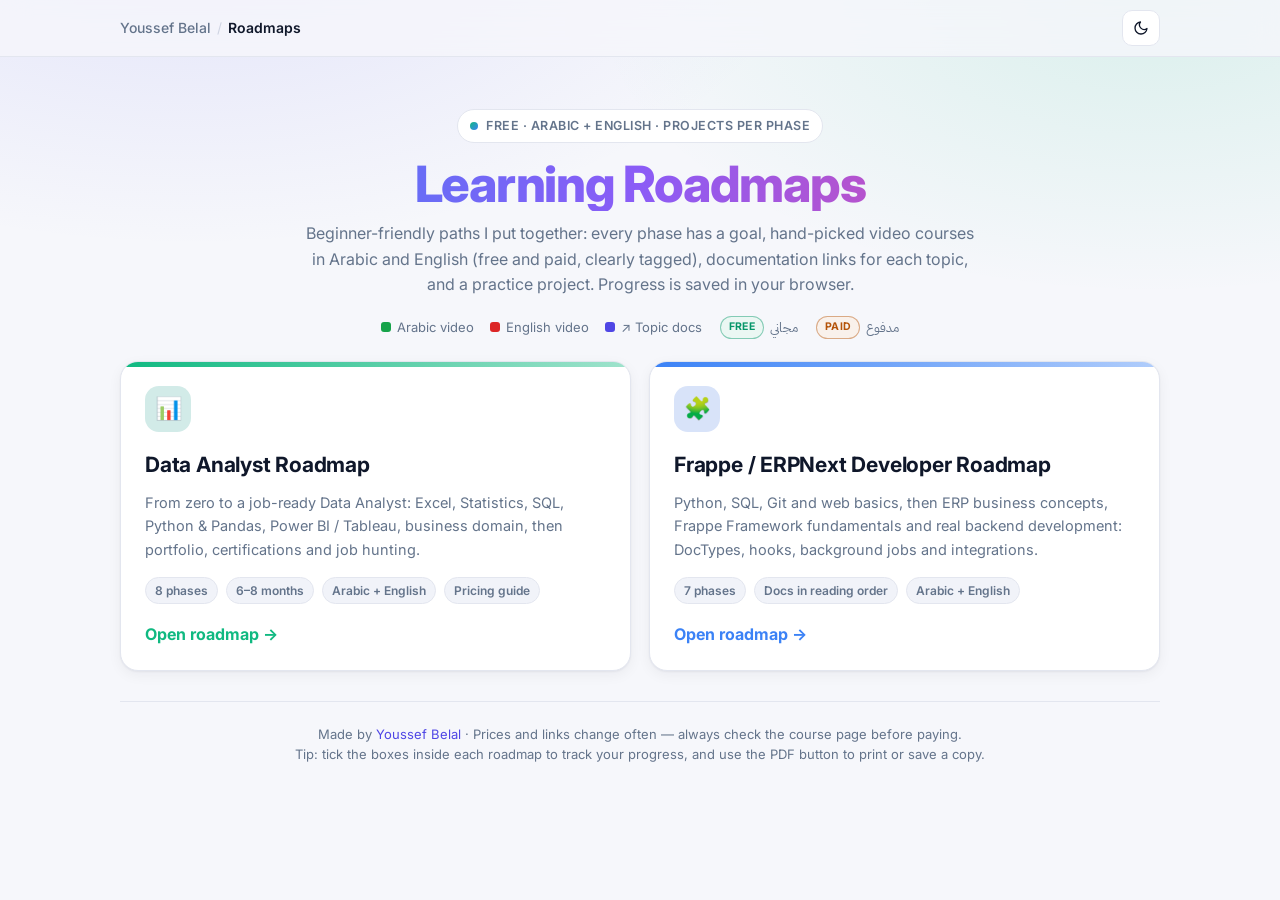
<file: roadmaps/index.html>
<!DOCTYPE html>
<html lang="en">

<head>
  <meta charset="UTF-8">
  <meta name="viewport" content="width=device-width, initial-scale=1.0">
  <title>Learning Roadmaps | Youssef Belal</title>
  <meta name="description" content="Free, beginner-friendly learning roadmaps with Arabic and English video courses, documentation links and a practice project per phase: Data Analyst and Frappe / ERPNext Developer.">
  <meta name="theme-color" content="#f6f7fb" media="(prefers-color-scheme: light)">
  <meta name="theme-color" content="#0b0f17" media="(prefers-color-scheme: dark)">
  <link rel="canonical" href="https://youssef336.github.io/roadmaps/">
  <link rel="icon" href="/favicon.svg" type="image/svg+xml">
  <meta property="og:type" content="website">
  <meta property="og:site_name" content="Youssef Belal">
  <meta property="og:title" content="Learning Roadmaps | Youssef Belal">
  <meta property="og:description" content="Beginner-friendly roadmaps with Arabic and English courses, docs and projects: Data Analyst and Frappe / ERPNext Developer.">
  <meta property="og:url" content="https://youssef336.github.io/roadmaps/">
  <meta property="og:image" content="https://youssef336.github.io/roadmaps/og.png">
  <meta property="og:image:width" content="1200">
  <meta property="og:image:height" content="630">
  <meta name="twitter:card" content="summary_large_image">
  <meta name="twitter:title" content="Learning Roadmaps | Youssef Belal">
  <meta name="twitter:description" content="Beginner-friendly roadmaps with Arabic and English courses, docs and projects: Data Analyst and Frappe / ERPNext Developer.">
  <meta name="twitter:image" content="https://youssef336.github.io/roadmaps/og.png">
  <link rel="preconnect" href="https://fonts.googleapis.com">
  <link rel="preconnect" href="https://fonts.gstatic.com" crossorigin>
  <link href="https://fonts.googleapis.com/css2?family=Inter:wght@400;500;600;700;800&family=IBM+Plex+Sans+Arabic:wght@400;500;600;700&display=swap" rel="stylesheet">
  <link rel="stylesheet" href="/roadmaps/assets/roadmap.css">
  <script>
    try { var t = JSON.parse(localStorage.getItem('roadmap-theme')); if (t === 'dark' || t === 'light') document.documentElement.setAttribute('data-theme', t); } catch (e) { }
  </script>
</head>

<body data-progress-key="roadmaps-hub">
  <div class="topbar">
    <div class="topbar-in">
      <nav class="crumbs" aria-label="Breadcrumb">
        <a href="/">Youssef Belal</a><span class="sep">/</span>
        <span class="here">Roadmaps</span>
      </nav>
      <button class="iconbtn" id="theme" type="button" title="Toggle light / dark theme" aria-label="Toggle light or dark theme">
        <svg class="ico-moon" viewBox="0 0 24 24" fill="none" stroke="currentColor" stroke-width="2" stroke-linecap="round" stroke-linejoin="round" aria-hidden="true"><path d="M21 12.8A9 9 0 1 1 11.2 3a7 7 0 0 0 9.8 9.8z"/></svg>
        <svg class="ico-sun" viewBox="0 0 24 24" fill="none" stroke="currentColor" stroke-width="2" stroke-linecap="round" stroke-linejoin="round" aria-hidden="true"><circle cx="12" cy="12" r="4"/><path d="M12 2v2M12 20v2M4.9 4.9l1.4 1.4M17.7 17.7l1.4 1.4M2 12h2M20 12h2M4.9 19.1l1.4-1.4M17.7 6.3l1.4-1.4"/></svg>
      </button>
    </div>
  </div>

  <div class="wrap">
    <header class="top">
      <span class="eyebrow">Free · Arabic + English · Projects per phase</span>
      <h1>Learning Roadmaps</h1>
      <p>Beginner-friendly paths I put together: every phase has a goal, hand-picked video courses in Arabic and English
        (free and paid, clearly tagged), documentation links for each topic, and a practice project. Progress is saved in
        your browser.</p>
      <div class="legend">
        <span><span class="dot" style="background:#16a34a"></span>Arabic video</span>
        <span><span class="dot" style="background:#dc2626"></span>English video</span>
        <span><span class="dot" style="background:#4f46e5"></span>↗ Topic docs</span>
        <span><span class="tag free">FREE</span> مجاني</span>
        <span><span class="tag paid">PAID</span> مدفوع</span>
      </div>
    </header>

    <div class="hub">
      <a class="hubcard" href="https://data-analysis-roadmap.youssef336.workers.dev/" style="--pc:var(--p1)">
        <div class="hubicon" aria-hidden="true">📊</div>
        <h2>Data Analyst Roadmap</h2>
        <p>From zero to a job-ready Data Analyst: Excel, Statistics, SQL, Python &amp; Pandas, Power BI / Tableau,
          business domain, then portfolio, certifications and job hunting.</p>
        <div class="meta"><span>8 phases</span><span>6–8 months</span><span>Arabic + English</span><span>Pricing guide</span></div>
        <div class="go">Open roadmap →</div>
      </a>
      <a class="hubcard" href="/frappe-roadmap/" style="--pc:var(--p6)">
        <div class="hubicon" aria-hidden="true">🧩</div>
        <h2>Frappe / ERPNext Developer Roadmap</h2>
        <p>Python, SQL, Git and web basics, then ERP business concepts, Frappe Framework fundamentals and real backend
          development: DocTypes, hooks, background jobs and integrations.</p>
        <div class="meta"><span>7 phases</span><span>Docs in reading order</span><span>Arabic + English</span></div>
        <div class="go">Open roadmap →</div>
      </a>
    </div>

    <footer>
      Made by <a href="/">Youssef Belal</a> · Prices and links change often — always check the course page before paying.
      <br>Tip: tick the boxes inside each roadmap to track your progress, and use the PDF button to print or save a copy.
    </footer>
  </div>
  <script src="/roadmaps/assets/roadmap.js" defer></script>
</body>

</html>
</file>
<file: styles.css>
:root {
  --bg: #fafaf9;
  --surface: #ffffff;
  --text: #111827;
  --muted: #4b5563;
  --border: #e5e7eb;
  --accent: #0284c7;
  --accent-soft: #e0f2fe;
  --tag-bg: #f3f4f6;
  --btn-bg: #111827;
  --btn-text: #ffffff;
  --shadow: 0 1px 2px rgba(0, 0, 0, 0.04), 0 8px 24px rgba(0, 0, 0, 0.06);
}

@media (prefers-color-scheme: dark) {
  :root {
    --bg: #0b0f17;
    --surface: #121826;
    --text: #f3f4f6;
    --muted: #9ca3af;
    --border: #1f2937;
    --accent: #38bdf8;
    --accent-soft: #0c2a3d;
    --tag-bg: #1f2937;
    --btn-bg: #f3f4f6;
    --btn-text: #0b0f17;
    --shadow: 0 1px 2px rgba(0, 0, 0, 0.3), 0 8px 24px rgba(0, 0, 0, 0.35);
  }
}

* {
  box-sizing: border-box;
}

html {
  scroll-behavior: smooth;
  scroll-padding-top: 72px;
}

body {
  margin: 0;
  background: var(--bg);
  color: var(--text);
  font-family: Inter, system-ui, -apple-system, "Segoe UI", sans-serif;
  font-size: 16px;
  line-height: 1.6;
}

a {
  color: var(--accent);
}

img {
  max-width: 100%;
  display: block;
}

.container {
  width: min(1080px, calc(100% - 32px));
  margin: 0 auto;
}

/* Header */
.site-header {
  position: sticky;
  top: 0;
  z-index: 10;
  background: color-mix(in srgb, var(--bg) 85%, transparent);
  backdrop-filter: blur(12px);
  border-bottom: 1px solid var(--border);
}

.header-bar {
  display: flex;
  align-items: center;
  gap: 24px;
  height: 60px;
}

.brand {
  font-weight: 800;
  color: var(--text);
  text-decoration: none;
}

.nav {
  display: flex;
  gap: 20px;
  margin-left: auto;
}

.nav a {
  color: var(--muted);
  text-decoration: none;
  font-size: 14px;
  font-weight: 500;
}

.nav a:hover {
  color: var(--text);
}

/* Buttons */
.btn {
  display: inline-flex;
  align-items: center;
  justify-content: center;
  padding: 11px 20px;
  border-radius: 10px;
  background: var(--btn-bg);
  color: var(--btn-text);
  border: 1px solid var(--btn-bg);
  font-weight: 600;
  font-size: 15px;
  text-decoration: none;
  transition: transform 0.15s ease, opacity 0.15s ease;
}

.btn:hover {
  transform: translateY(-1px);
  opacity: 0.92;
}

.btn-ghost {
  background: transparent;
  color: var(--text);
  border-color: var(--border);
}

.btn-small {
  padding: 7px 14px;
  font-size: 14px;
}

/* Hero */
.hero {
  display: grid;
  grid-template-columns: 1fr 280px;
  gap: 48px;
  align-items: center;
  padding: 72px 0 48px;
}

.eyebrow {
  margin: 0 0 12px;
  color: var(--accent);
  font-weight: 600;
  font-size: 14px;
  letter-spacing: 0.02em;
}

h1 {
  margin: 0;
  font-size: clamp(32px, 5vw, 48px);
  line-height: 1.12;
  letter-spacing: -0.02em;
}

.lead {
  margin: 20px 0 28px;
  color: var(--muted);
  font-size: 18px;
  max-width: 620px;
}

.hero-actions {
  display: flex;
  flex-wrap: wrap;
  gap: 12px;
}

.hero-photo {
  width: 280px;
  aspect-ratio: 1;
  object-fit: cover;
  border-radius: 24px;
  box-shadow: var(--shadow);
}

.stats {
  display: flex;
  flex-wrap: wrap;
  gap: 32px;
  list-style: none;
  padding: 0;
  margin: 36px 0 0;
}

.stats strong {
  display: block;
  font-size: 28px;
  font-weight: 800;
  line-height: 1.1;
}

.stats span {
  color: var(--muted);
  font-size: 14px;
}

/* Sections */
.section {
  padding: 48px 0;
  border-top: 1px solid var(--border);
}

h2 {
  margin: 0 0 24px;
  font-size: 28px;
  letter-spacing: -0.01em;
}

h3 {
  margin: 0;
  font-size: 17px;
}

.section-lead {
  margin: -12px 0 24px;
  color: var(--muted);
}

/* Experience */
.timeline {
  display: grid;
  gap: 16px;
}

.job {
  background: var(--surface);
  border: 1px solid var(--border);
  border-radius: 16px;
  padding: 22px 24px;
}

.job-head {
  display: flex;
  justify-content: space-between;
  gap: 16px;
  flex-wrap: wrap;
}

.when {
  color: var(--muted);
  font-size: 14px;
  white-space: nowrap;
}

.job-sub {
  margin: 2px 0 0;
  color: var(--muted);
  font-size: 14px;
}

.job ul {
  margin: 12px 0 0;
  padding-left: 20px;
  color: var(--muted);
}

.job li {
  margin-bottom: 4px;
}

/* Featured projects */
.featured {
  display: grid;
  grid-template-columns: repeat(2, 1fr);
  gap: 20px;
}

.project {
  display: flex;
  flex-direction: column;
  background: var(--surface);
  border: 1px solid var(--border);
  border-radius: 16px;
  overflow: hidden;
  box-shadow: var(--shadow);
}

.project-img {
  width: 100%;
  height: 200px;
  object-fit: cover;
  background: var(--tag-bg);
}

.project-img.screens {
  height: auto;
  aspect-ratio: 1200 / 750;
}

.project-img.contain {
  object-fit: contain;
  padding: 20px;
}

.project-body {
  display: flex;
  flex-direction: column;
  flex: 1;
  padding: 20px 22px 22px;
}

.role {
  margin: 0 0 4px;
  color: var(--accent);
  font-size: 13px;
  font-weight: 600;
}

.project-body h3 {
  font-size: 20px;
}

.project-body > p:not(.role) {
  color: var(--muted);
  margin: 8px 0 14px;
}

.tags {
  display: flex;
  flex-wrap: wrap;
  gap: 6px;
  list-style: none;
  padding: 0;
  margin: 0 0 16px;
}

.tags li {
  background: var(--tag-bg);
  border-radius: 999px;
  padding: 3px 10px;
  font-size: 13px;
  font-weight: 500;
}

.links {
  display: flex;
  flex-wrap: wrap;
  gap: 8px 16px;
  margin-top: auto;
}

.links a {
  font-size: 14px;
  font-weight: 600;
  text-decoration: none;
}

.links a:hover {
  text-decoration: underline;
}

.links a.apk {
  background: var(--accent-soft);
  padding: 3px 10px;
  border-radius: 8px;
}

/* Open-source tools */
.tools {
  display: grid;
  grid-template-columns: repeat(3, 1fr);
  gap: 14px;
}

.tool {
  display: block;
  background: var(--surface);
  border: 1px solid var(--border);
  border-radius: 14px;
  padding: 16px 18px;
  color: var(--text);
  text-decoration: none;
  transition: border-color 0.15s ease, transform 0.15s ease;
}

.tool:hover {
  border-color: var(--accent);
  transform: translateY(-2px);
}

.tool h3 {
  font-size: 15px;
  font-family: ui-monospace, SFMono-Regular, Menlo, monospace;
  overflow-wrap: anywhere;
}

.tool p {
  margin: 6px 0 0;
  color: var(--muted);
  font-size: 14px;
}

/* Roadmaps */
.roadmaps .tool h3 {
  font-family: inherit;
  font-size: 16px;
}

/* More apps */
.apps {
  display: grid;
  grid-template-columns: repeat(2, 1fr);
  gap: 14px;
}

.app {
  display: flex;
  gap: 16px;
  align-items: flex-start;
  background: var(--surface);
  border: 1px solid var(--border);
  border-radius: 14px;
  padding: 14px;
}

.app img {
  width: 72px;
  height: 72px;
  flex-shrink: 0;
  border-radius: 12px;
  object-fit: cover;
  background: var(--tag-bg);
}

.app p {
  margin: 2px 0 8px;
  color: var(--muted);
  font-size: 14px;
}

/* Skills */
.skills {
  display: grid;
  grid-template-columns: repeat(3, 1fr);
  gap: 24px;
}

.skills h3 {
  margin-bottom: 10px;
  font-size: 15px;
}

.skills .tags {
  margin: 0;
}

/* Education */
.two-col {
  display: grid;
  grid-template-columns: 1fr 1fr;
  gap: 32px;
}

.two-col p,
.plain {
  color: var(--muted);
  margin: 0;
}

.plain {
  padding-left: 20px;
}

/* Contact & footer */
.contact {
  text-align: center;
}

.contact .hero-actions {
  justify-content: center;
}

.site-footer {
  padding: 24px 0 40px;
  color: var(--muted);
  font-size: 14px;
  text-align: center;
}

/* Responsive */
@media (max-width: 860px) {
  .nav {
    display: none;
  }

  .header-bar .btn-small {
    margin-left: auto;
  }

  .hero {
    grid-template-columns: 1fr;
    padding-top: 40px;
  }

  .hero-photo {
    order: -1;
    width: 140px;
    border-radius: 50%;
  }

  .featured,
  .apps,
  .two-col {
    grid-template-columns: 1fr;
  }

  .tools,
  .skills {
    grid-template-columns: repeat(2, 1fr);
  }
}

@media (max-width: 560px) {
  .tools,
  .skills {
    grid-template-columns: 1fr;
  }

  .stats {
    display: grid;
    grid-template-columns: repeat(2, 1fr);
    gap: 20px;
  }
}
</file>
<file: roadmaps/assets/roadmap.css>
/* Roadmap pages — shared design system
   Light + dark (system by default, manual toggle via [data-theme]), print, mobile-first. */

:root {
  --bg: #f6f7fb;
  --bg-glow-a: rgba(99, 102, 241, 0.14);
  --bg-glow-b: rgba(16, 185, 129, 0.12);
  --surface: #ffffff;
  --surface-2: #f1f3f9;
  --surface-3: #e9ecf5;
  --line: #e3e6ef;
  --line-strong: #cfd4e2;
  --txt: #0f172a;
  --txt-2: #334155;
  --muted: #64748b;
  --accent: #4f46e5;
  --accent-soft: rgba(79, 70, 229, 0.10);
  --ar: #16a34a;
  --ar-soft: rgba(22, 163, 74, 0.10);
  --en: #dc2626;
  --en-soft: rgba(220, 38, 38, 0.10);
  --free: #059669;
  --paid: #b45309;
  --mix: #2563eb;
  --star: #f59e0b;
  --shadow-sm: 0 1px 2px rgba(15, 23, 42, 0.05), 0 4px 14px rgba(15, 23, 42, 0.05);
  --shadow-md: 0 2px 4px rgba(15, 23, 42, 0.06), 0 14px 36px rgba(15, 23, 42, 0.08);
  --radius: 18px;
  --radius-sm: 12px;
  --font: Inter, "IBM Plex Sans Arabic", system-ui, -apple-system, "Segoe UI", Roboto, sans-serif;
  --font-ar: "IBM Plex Sans Arabic", Inter, "Segoe UI", Tahoma, sans-serif;
  --p1: #10b981; --p2: #f59e0b; --p3: #06b6d4; --p4: #8b5cf6; --p5: #ec4899; --p6: #3b82f6; --p7: #ef4444;
  --p0: #64748b;
  color-scheme: light;
}

@media (prefers-color-scheme: dark) {
  :root:not([data-theme="light"]) {
    --bg: #0b0f17;
    --bg-glow-a: rgba(99, 102, 241, 0.22);
    --bg-glow-b: rgba(16, 185, 129, 0.14);
    --surface: #121826;
    --surface-2: #171f2f;
    --surface-3: #1d2638;
    --line: #232c3f;
    --line-strong: #324057;
    --txt: #eef2f8;
    --txt-2: #c7d0de;
    --muted: #8e9bb0;
    --accent: #8b8cf8;
    --accent-soft: rgba(139, 140, 248, 0.14);
    --ar: #34d399;
    --ar-soft: rgba(52, 211, 153, 0.13);
    --en: #f87171;
    --en-soft: rgba(248, 113, 113, 0.13);
    --free: #34d399;
    --paid: #fbbf24;
    --mix: #60a5fa;
    --shadow-sm: 0 1px 2px rgba(0, 0, 0, 0.35), 0 6px 18px rgba(0, 0, 0, 0.25);
    --shadow-md: 0 2px 4px rgba(0, 0, 0, 0.4), 0 18px 44px rgba(0, 0, 0, 0.45);
    --p1: #34d399; --p2: #fbbf24; --p3: #22d3ee; --p4: #a78bfa; --p5: #f472b6; --p6: #60a5fa; --p7: #f87171;
    --p0: #94a3b8;
    color-scheme: dark;
  }
}
:root[data-theme="dark"] {
  --bg: #0b0f17;
  --bg-glow-a: rgba(99, 102, 241, 0.22);
  --bg-glow-b: rgba(16, 185, 129, 0.14);
  --surface: #121826;
  --surface-2: #171f2f;
  --surface-3: #1d2638;
  --line: #232c3f;
  --line-strong: #324057;
  --txt: #eef2f8;
  --txt-2: #c7d0de;
  --muted: #8e9bb0;
  --accent: #8b8cf8;
  --accent-soft: rgba(139, 140, 248, 0.14);
  --ar: #34d399;
  --ar-soft: rgba(52, 211, 153, 0.13);
  --en: #f87171;
  --en-soft: rgba(248, 113, 113, 0.13);
  --free: #34d399;
  --paid: #fbbf24;
  --mix: #60a5fa;
  --shadow-sm: 0 1px 2px rgba(0, 0, 0, 0.35), 0 6px 18px rgba(0, 0, 0, 0.25);
  --shadow-md: 0 2px 4px rgba(0, 0, 0, 0.4), 0 18px 44px rgba(0, 0, 0, 0.45);
  --p1: #34d399; --p2: #fbbf24; --p3: #22d3ee; --p4: #a78bfa; --p5: #f472b6; --p6: #60a5fa; --p7: #f87171;
  --p0: #94a3b8;
  color-scheme: dark;
}

* { box-sizing: border-box; }
html { scroll-behavior: smooth; scroll-padding-top: 84px; -webkit-text-size-adjust: 100%; }
body {
  margin: 0;
  min-height: 100vh;
  background:
    radial-gradient(900px 480px at 15% -10%, var(--bg-glow-a), transparent 70%),
    radial-gradient(800px 420px at 90% 0%, var(--bg-glow-b), transparent 70%),
    var(--bg);
  color: var(--txt);
  font-family: var(--font);
  font-size: 16px;
  line-height: 1.6;
  padding: 0 16px 72px;
  overflow-x: hidden;
}
a { color: var(--accent); }
img { max-width: 100%; display: block; }
code {
  font-family: ui-monospace, SFMono-Regular, Menlo, Consolas, monospace;
  font-size: 0.92em;
  background: var(--surface-3);
  border: 1px solid var(--line);
  padding: 1px 6px;
  border-radius: 6px;
}
:focus-visible { outline: 2px solid var(--accent); outline-offset: 2px; border-radius: 6px; }

.wrap { max-width: 1040px; margin: 0 auto; }

/* ---------- Top bar ---------- */
.topbar {
  position: sticky;
  top: 0;
  z-index: 20;
  margin: 0 -16px 8px;
  padding: 0 16px;
  background: color-mix(in srgb, var(--bg) 78%, transparent);
  backdrop-filter: blur(14px);
  -webkit-backdrop-filter: blur(14px);
  border-bottom: 1px solid var(--line);
}
.topbar-in {
  max-width: 1040px;
  margin: 0 auto;
  min-height: 56px;
  display: flex;
  align-items: center;
  gap: 10px;
}
.crumbs { display: flex; align-items: center; gap: 6px; font-size: 14px; min-width: 0; flex: 1; overflow: hidden; }
.crumbs a { color: var(--muted); text-decoration: none; font-weight: 500; white-space: nowrap; min-width: 0; overflow: hidden; text-overflow: ellipsis; }
.crumbs a:hover { color: var(--txt); }
.crumbs .sep { color: var(--line-strong); }
.crumbs .here { color: var(--txt); font-weight: 600; overflow: hidden; text-overflow: ellipsis; white-space: nowrap; }
.iconbtn {
  display: inline-flex; align-items: center; justify-content: center; gap: 6px;
  height: 36px; min-width: 36px; padding: 0 10px;
  border-radius: 10px; border: 1px solid var(--line);
  background: var(--surface); color: var(--txt);
  font: inherit; font-size: 13px; font-weight: 600; cursor: pointer;
  transition: border-color .15s, transform .15s, background .15s;
}
.iconbtn:hover { border-color: var(--line-strong); transform: translateY(-1px); }
.iconbtn svg { width: 16px; height: 16px; }
.iconbtn .ico-sun { display: none; }
:root[data-theme="dark"] .iconbtn .ico-sun { display: block; }
:root[data-theme="dark"] .iconbtn .ico-moon { display: none; }
@media (prefers-color-scheme: dark) {
  :root:not([data-theme="light"]) .iconbtn .ico-sun { display: block; }
  :root:not([data-theme="light"]) .iconbtn .ico-moon { display: none; }
}

/* ---------- Hero ---------- */
header.top { padding: 44px 0 6px; text-align: center; }
.eyebrow {
  display: inline-flex; align-items: center; gap: 8px;
  margin: 0 0 14px; padding: 6px 12px;
  border-radius: 999px; border: 1px solid var(--line);
  background: var(--surface); color: var(--muted);
  font-size: 12.5px; font-weight: 600; letter-spacing: .04em; text-transform: uppercase;
}
.eyebrow::before { content: ""; width: 8px; height: 8px; border-radius: 50%; background: linear-gradient(135deg, var(--p1), var(--p6)); }
header.top h1 {
  margin: 0 0 10px;
  font-size: clamp(30px, 5.2vw, 50px);
  line-height: 1.08;
  letter-spacing: -0.025em;
  font-weight: 800;
  background: linear-gradient(92deg, var(--p6), var(--p4) 50%, var(--p5));
  -webkit-background-clip: text; background-clip: text; color: transparent;
}
header.top p { color: var(--muted); max-width: 680px; margin: 8px auto; font-size: 16px; }
header.top p b { color: var(--txt); }

.legend {
  display: flex; gap: 10px 16px; flex-wrap: wrap; justify-content: center;
  margin: 18px auto 6px; font-size: 13px; color: var(--muted);
}
.legend span { display: inline-flex; align-items: center; gap: 6px; }
.dot { width: 10px; height: 10px; border-radius: 3px; display: inline-block; }

.anchorlinks { display: flex; gap: 8px; flex-wrap: wrap; justify-content: center; margin: 14px 0 22px; }
.anchorlinks a {
  font-size: 13px; font-weight: 500; color: var(--muted); text-decoration: none;
  padding: 7px 12px; border: 1px solid var(--line); border-radius: 999px; background: var(--surface);
  transition: .15s;
}
.anchorlinks a:hover { color: var(--txt); border-color: var(--accent); background: var(--accent-soft); }

/* ---------- Progress ---------- */
.progwrap {
  margin: 0 auto 28px;
  background: var(--surface);
  border: 1px solid var(--line);
  border-radius: var(--radius-sm);
  box-shadow: var(--shadow-sm);
  padding: 14px 18px;
  display: flex; align-items: center; gap: 14px; flex-wrap: wrap;
}
.progbar { flex: 1 1 200px; height: 10px; background: var(--surface-3); border-radius: 999px; overflow: hidden; }
.progfill { height: 100%; width: 0; background: linear-gradient(90deg, var(--p1), var(--p6)); transition: width .35s ease; border-radius: 999px; }
.progtxt { font-size: 13px; color: var(--muted); white-space: nowrap; font-weight: 600; }
.reset {
  font-size: 12.5px; color: var(--muted); text-decoration: none;
  border: 1px solid var(--line); border-radius: 999px; padding: 4px 10px; background: var(--surface-2);
}
.reset:hover { color: var(--en); border-color: var(--en); }

/* ---------- Phase cards ---------- */
.phase {
  --pc: var(--accent);
  position: relative;
  background: var(--surface);
  border: 1px solid var(--line);
  border-radius: var(--radius);
  box-shadow: var(--shadow-sm);
  margin: 0 0 18px;
  overflow: hidden;
  transition: box-shadow .2s, border-color .2s;
}
.phase::before {
  content: ""; position: absolute; inset: 0 auto 0 0; width: 5px;
  background: linear-gradient(180deg, var(--pc), color-mix(in srgb, var(--pc) 55%, transparent));
}
.phase:hover { box-shadow: var(--shadow-md); }
.phase.done { border-color: color-mix(in srgb, var(--pc) 45%, var(--line)); }
.phead {
  display: flex; align-items: center; gap: 16px;
  padding: 18px 20px 18px 24px;
  cursor: pointer; user-select: none;
}
.phead:focus-visible { outline-offset: -3px; }
.pnum {
  flex: none; width: 46px; height: 46px; border-radius: 14px;
  display: grid; place-items: center;
  font-weight: 800; font-size: 18px; color: #fff;
  background: linear-gradient(145deg, var(--pc), color-mix(in srgb, var(--pc) 70%, #000 10%));
  box-shadow: 0 6px 16px color-mix(in srgb, var(--pc) 35%, transparent);
}
.phase.done .pnum::after { content: "✓"; position: absolute; }
.phase.done .pnum { color: transparent; }
.phase.done .pnum::after { color: #fff; }
.ptitle { flex: 1; min-width: 0; }
.ptitle h2 { margin: 0; font-size: clamp(17px, 2.3vw, 21px); font-weight: 700; letter-spacing: -0.01em; line-height: 1.3; }
.stars { color: var(--star); font-size: 13px; letter-spacing: 1px; margin-top: 2px; }
.stars small { color: var(--muted); letter-spacing: 0; font-size: 12.5px; font-weight: 500; }
.chev {
  flex: none; width: 30px; height: 30px; border-radius: 50%;
  display: grid; place-items: center; color: var(--muted);
  border: 1px solid var(--line); background: var(--surface-2);
  font-size: 11px; transition: transform .25s, background .15s;
}
.phase.collapsed .chev { transform: rotate(-90deg); }
.pbody { padding: 2px 20px 24px 24px; border-top: 1px solid var(--line); }
.phase.collapsed .pbody { display: none; }

.goal {
  color: var(--txt-2); font-size: 14.5px; margin: 16px 0 18px;
  padding: 12px 16px; border-radius: var(--radius-sm);
  background: color-mix(in srgb, var(--pc) 7%, var(--surface-2));
  border: 1px solid color-mix(in srgb, var(--pc) 22%, var(--line));
}
.goal b { color: var(--txt); }

.grp { margin: 18px 0; }
.grp h3 {
  font-size: 12px; text-transform: uppercase; letter-spacing: .1em;
  color: var(--muted); margin: 0 0 10px; font-weight: 700;
}
.chips { display: flex; flex-wrap: wrap; gap: 8px; }
a.chip {
  display: inline-flex; align-items: center; gap: 6px;
  background: var(--surface-2); border: 1px solid var(--line); color: var(--txt);
  text-decoration: none; padding: 7px 12px; border-radius: 999px;
  font-size: 13.5px; font-weight: 500; line-height: 1.35; max-width: 100%;
  transition: .15s;
}
a.chip:hover { border-color: var(--accent); background: var(--accent-soft); transform: translateY(-1px); }
a.chip::before { content: "↗"; color: var(--accent); font-size: 11px; flex: none; }

/* ---------- Video / course buttons ---------- */
.videos { display: flex; flex-wrap: wrap; gap: 10px; margin: 16px 0 4px; }
a.ytbtn, a.doclink {
  display: inline-flex; align-items: center; gap: 9px;
  text-decoration: none; font-weight: 600; font-size: 14px; line-height: 1.35;
  padding: 10px 14px; border-radius: var(--radius-sm);
  max-width: 100%;
  transition: transform .15s, box-shadow .15s, background .15s;
}
a.ytbtn { color: var(--txt); background: var(--en-soft); border: 1px solid color-mix(in srgb, var(--en) 45%, transparent); }
a.ytbtn:hover { transform: translateY(-1px); box-shadow: 0 8px 20px color-mix(in srgb, var(--en) 22%, transparent); }
a.ytbtn .yi {
  width: 24px; height: 17px; border-radius: 5px; background: var(--en);
  position: relative; flex: none; align-self: center;
}
a.ytbtn > .tag, a.doclink > .tag { flex: none; }
a.ytbtn .yi::after {
  content: ""; position: absolute; left: 9px; top: 4.5px;
  border-left: 8px solid #fff; border-top: 4px solid transparent; border-bottom: 4px solid transparent;
}
a.ytbtn.ar { background: var(--ar-soft); border-color: color-mix(in srgb, var(--ar) 45%, transparent); }
a.ytbtn.ar:hover { box-shadow: 0 8px 20px color-mix(in srgb, var(--ar) 22%, transparent); }
a.ytbtn.ar .yi { background: var(--ar); }
a.doclink { color: var(--txt); background: var(--surface-2); border: 1px solid var(--line-strong); }
a.doclink:hover { border-color: var(--accent); background: var(--accent-soft); transform: translateY(-1px); }
a.doclink.ar { border-color: color-mix(in srgb, var(--ar) 55%, var(--line)); }

.tag {
  font-size: 10.5px; padding: 2px 8px; border-radius: 999px;
  background: var(--surface); border: 1px solid var(--line);
  color: var(--muted); margin-left: 2px; font-weight: 700; letter-spacing: .03em; white-space: nowrap;
}
.tag.free { color: var(--free); border-color: color-mix(in srgb, var(--free) 45%, transparent); background: color-mix(in srgb, var(--free) 8%, var(--surface)); }
.tag.paid { color: var(--paid); border-color: color-mix(in srgb, var(--paid) 45%, transparent); background: color-mix(in srgb, var(--paid) 8%, var(--surface)); }
.tag.mix  { color: var(--mix);  border-color: color-mix(in srgb, var(--mix) 45%, transparent);  background: color-mix(in srgb, var(--mix) 8%, var(--surface)); }

/* ---------- Notes ---------- */
.note {
  margin: 18px 0 4px; padding: 16px 18px;
  border-radius: var(--radius-sm);
  border: 1px solid var(--line);
  background: var(--surface-2);
}
.note.ar { direction: rtl; text-align: right; font-family: var(--font-ar); font-size: 15px; line-height: 1.85; }
.note h4 { margin: 0 0 8px; font-size: 14.5px; color: var(--p4); font-weight: 700; }
.note.tip { border-color: color-mix(in srgb, var(--p2) 40%, var(--line)); background: color-mix(in srgb, var(--p2) 6%, var(--surface-2)); }
.note.tip h4 { color: var(--p2); }
.note.proj { border-color: color-mix(in srgb, var(--p1) 40%, var(--line)); background: color-mix(in srgb, var(--p1) 6%, var(--surface-2)); }
.note.proj h4 { color: var(--p1); }
.note p { margin: 8px 0; color: var(--txt-2); }
.note ul { margin: 8px 0; padding-inline-start: 22px; color: var(--txt-2); }
.note li { margin: 4px 0; }
.note b { color: var(--txt); }
.note.ar a { color: var(--accent); text-decoration: none; font-weight: 600; }
.note.ar a:hover { text-decoration: underline; }
.tutrow { display: flex; flex-wrap: wrap; gap: 8px; margin-top: 10px; }
.note.proj .ptutorial {
  display: inline-flex; align-items: center; gap: 7px;
  text-decoration: none; font-size: 13px; font-weight: 600; line-height: 1.35;
  color: #fff; background: var(--p1); padding: 8px 13px; border-radius: 10px;
  transition: filter .15s, transform .15s;
}
.note.proj .ptutorial:hover { filter: brightness(1.08); transform: translateY(-1px); }
.note.proj .ptutorial.ar { background: var(--ar); }
.note.proj .ptutorial.eng { background: var(--p6); }
:root[data-theme="dark"] .note.proj .ptutorial, :root[data-theme="dark"] .note.proj .ptutorial.ar, :root[data-theme="dark"] .note.proj .ptutorial.eng { color: #0b0f17; }
@media (prefers-color-scheme: dark) {
  :root:not([data-theme="light"]) .note.proj .ptutorial { color: #0b0f17; }
}

ol.reading { margin: 8px 0; padding-inline-start: 22px; }
ol.reading li { margin: 7px 0; }
ol.reading a { color: var(--accent); text-decoration: none; font-weight: 500; }
ol.reading a:hover { text-decoration: underline; }

/* ---------- Pricing table ---------- */
table.price {
  display: block; overflow-x: auto; -webkit-overflow-scrolling: touch;
  width: 100%; border-collapse: collapse; font-size: 13.5px; margin: 10px 0 4px;
  border-radius: 10px; border: 1px solid var(--line); background: var(--surface);
}
table.price tr { display: table-row; }
table.price th, table.price td { border-bottom: 1px solid var(--line); padding: 10px 12px; text-align: right; vertical-align: top; min-width: 120px; }
table.price tr:last-child td { border-bottom: 0; }
table.price th { background: var(--surface-3); color: var(--muted); font-weight: 700; }

/* ---------- Checkbox ---------- */
.check {
  display: inline-flex; align-items: center; gap: 10px; margin: 18px 0 0;
  font-size: 13.5px; font-weight: 600; color: var(--muted); cursor: pointer; user-select: none;
  padding: 8px 14px; border-radius: 999px; border: 1px dashed var(--line-strong); background: var(--surface-2);
  transition: .15s;
}
.check:hover { border-color: var(--pc); color: var(--txt); }
.phase.done .check { border-style: solid; border-color: var(--pc); color: var(--txt); background: color-mix(in srgb, var(--pc) 10%, var(--surface-2)); }
.check input { width: 17px; height: 17px; accent-color: var(--pc); cursor: pointer; margin: 0; }

/* ---------- Footer ---------- */
footer {
  max-width: 1040px; margin: 30px auto 0; padding: 22px 0 0;
  text-align: center; color: var(--muted); font-size: 13px; border-top: 1px solid var(--line);
}
footer a { color: var(--accent); text-decoration: none; }
footer a:hover { text-decoration: underline; }

/* ---------- Hub page ---------- */
.hub { display: grid; grid-template-columns: repeat(auto-fit, minmax(280px, 1fr)); gap: 18px; margin: 10px 0 30px; }
.hubcard {
  --pc: var(--accent);
  position: relative; display: flex; flex-direction: column; gap: 10px;
  padding: 24px 24px 22px; border-radius: var(--radius);
  background: var(--surface); border: 1px solid var(--line); box-shadow: var(--shadow-sm);
  color: var(--txt); text-decoration: none; overflow: hidden;
  transition: transform .18s, box-shadow .18s, border-color .18s;
}
.hubcard::before { content: ""; position: absolute; inset: 0 0 auto 0; height: 5px; background: linear-gradient(90deg, var(--pc), color-mix(in srgb, var(--pc) 40%, transparent)); }
.hubcard:hover { transform: translateY(-3px); box-shadow: var(--shadow-md); border-color: color-mix(in srgb, var(--pc) 45%, var(--line)); }
.hubcard .hubicon { width: 46px; height: 46px; border-radius: 14px; display: grid; place-items: center; font-size: 22px; background: color-mix(in srgb, var(--pc) 14%, var(--surface-2)); }
.hubcard h2 { margin: 6px 0 0; font-size: 21px; letter-spacing: -0.01em; }
.hubcard p { margin: 0; color: var(--muted); font-size: 14.5px; }
.hubcard .meta { display: flex; gap: 8px; flex-wrap: wrap; margin-top: auto; padding-top: 6px; }
.hubcard .meta span { font-size: 12px; font-weight: 600; color: var(--muted); border: 1px solid var(--line); background: var(--surface-2); border-radius: 999px; padding: 3px 9px; }
.hubcard .go { margin-top: 8px; font-weight: 700; color: var(--pc); }

/* ---------- Mobile ---------- */
@media (max-width: 560px) {
  body { padding-bottom: 56px; }
  header.top { padding-top: 28px; }
  .phead { gap: 12px; padding: 16px 16px 16px 20px; }
  .pbody { padding: 2px 16px 20px 20px; }
  .pnum { width: 40px; height: 40px; font-size: 16px; border-radius: 12px; }
  a.ytbtn, a.doclink { width: 100%; font-size: 13.5px; }
  .note { padding: 14px 14px; }
  .progwrap { padding: 12px 14px; }
  .crumbs .hide-sm { display: none; }
}

/* ---------- Reduced motion ---------- */
@media (prefers-reduced-motion: reduce) {
  *, *::before, *::after { transition: none !important; scroll-behavior: auto !important; }
}

/* ---------- Print / Save as PDF ---------- */
@media print {
  :root { color-scheme: light; }
  body { background: #fff !important; color: #111 !important; padding: 0 !important; font-size: 12.5px; }
  .topbar, .progwrap, .check, .anchorlinks, .reset, .iconbtn { display: none !important; }
  .phase { break-inside: avoid-page; box-shadow: none !important; border: 1px solid #ccc !important; background: #fff !important; margin-bottom: 12px; }
  .phase.collapsed .pbody { display: block !important; }
  .phase.collapsed .chev { transform: none; }
  .chev { display: none !important; }
  .pnum { -webkit-print-color-adjust: exact; print-color-adjust: exact; }
  header.top h1 { -webkit-text-fill-color: #111; color: #111; background: none; }
  a { color: #1d4ed8 !important; }
  a.chip, a.ytbtn, a.doclink, .note, .goal { background: #fff !important; border-color: #ccc !important; box-shadow: none !important; }
  a.ytbtn::after, a.doclink::after { content: " (" attr(href) ")"; font-size: 10px; font-weight: 400; color: #555; word-break: break-all; }
  .note.ar { font-size: 12.5px; }
  footer { border-top: 1px solid #ccc; }
}

/* ---------- Extras: next-step banner, share, resource counters, language toggle ---------- */
.progwrap .actions { display: flex; gap: 8px; flex-wrap: wrap; }
.nextstep {
  display: flex; align-items: center; gap: 14px; flex-wrap: wrap;
  margin: -16px auto 26px; padding: 12px 16px;
  border-radius: var(--radius-sm); border: 1px solid color-mix(in srgb, var(--pc, var(--accent)) 40%, var(--line));
  background: color-mix(in srgb, var(--pc, var(--accent)) 8%, var(--surface));
  box-shadow: var(--shadow-sm);
}
.nextstep .ns-label { font-size: 12px; font-weight: 700; letter-spacing: .08em; text-transform: uppercase; color: var(--pc, var(--accent)); }
.nextstep .ns-title { flex: 1 1 240px; font-weight: 600; font-size: 14.5px; min-width: 0; }
.nextstep .ns-title small { display: block; color: var(--muted); font-weight: 500; font-size: 12.5px; }
.nextstep .ns-go {
  display: inline-flex; align-items: center; gap: 6px; text-decoration: none;
  font-size: 13.5px; font-weight: 700; color: #fff; background: var(--pc, var(--accent));
  padding: 8px 14px; border-radius: 10px; transition: transform .15s, filter .15s;
}
.nextstep .ns-go:hover { transform: translateY(-1px); filter: brightness(1.06); }
.nextstep.all-done { border-color: color-mix(in srgb, var(--p1) 50%, var(--line)); background: color-mix(in srgb, var(--p1) 10%, var(--surface)); }
.rescount { display: inline-flex; gap: 6px; flex-wrap: wrap; margin-top: 4px; }
.rescount span {
  font-size: 11px; font-weight: 600; color: var(--muted);
  border: 1px solid var(--line); background: var(--surface-2); border-radius: 999px; padding: 1px 8px;
}
.rescount .rc-free { color: var(--free); }
.rescount .rc-paid { color: var(--paid); }
.toast {
  position: fixed; left: 50%; bottom: 24px; transform: translateX(-50%) translateY(20px);
  background: var(--txt); color: var(--bg); font-size: 13.5px; font-weight: 600;
  padding: 10px 16px; border-radius: 999px; box-shadow: var(--shadow-md);
  opacity: 0; pointer-events: none; transition: opacity .2s, transform .2s; z-index: 50; max-width: calc(100% - 32px); text-align: center;
}
.toast.show { opacity: 1; transform: translateX(-50%) translateY(0); }
[data-lang="ar"] header.top p, [data-lang="ar"] .ptitle h2 { direction: rtl; font-family: var(--font-ar); }
[data-lang="ar"] .ptitle h2 { text-align: left; unicode-bidi: plaintext; }
@media print { .nextstep, .toast { display: none !important; } }
</file>
